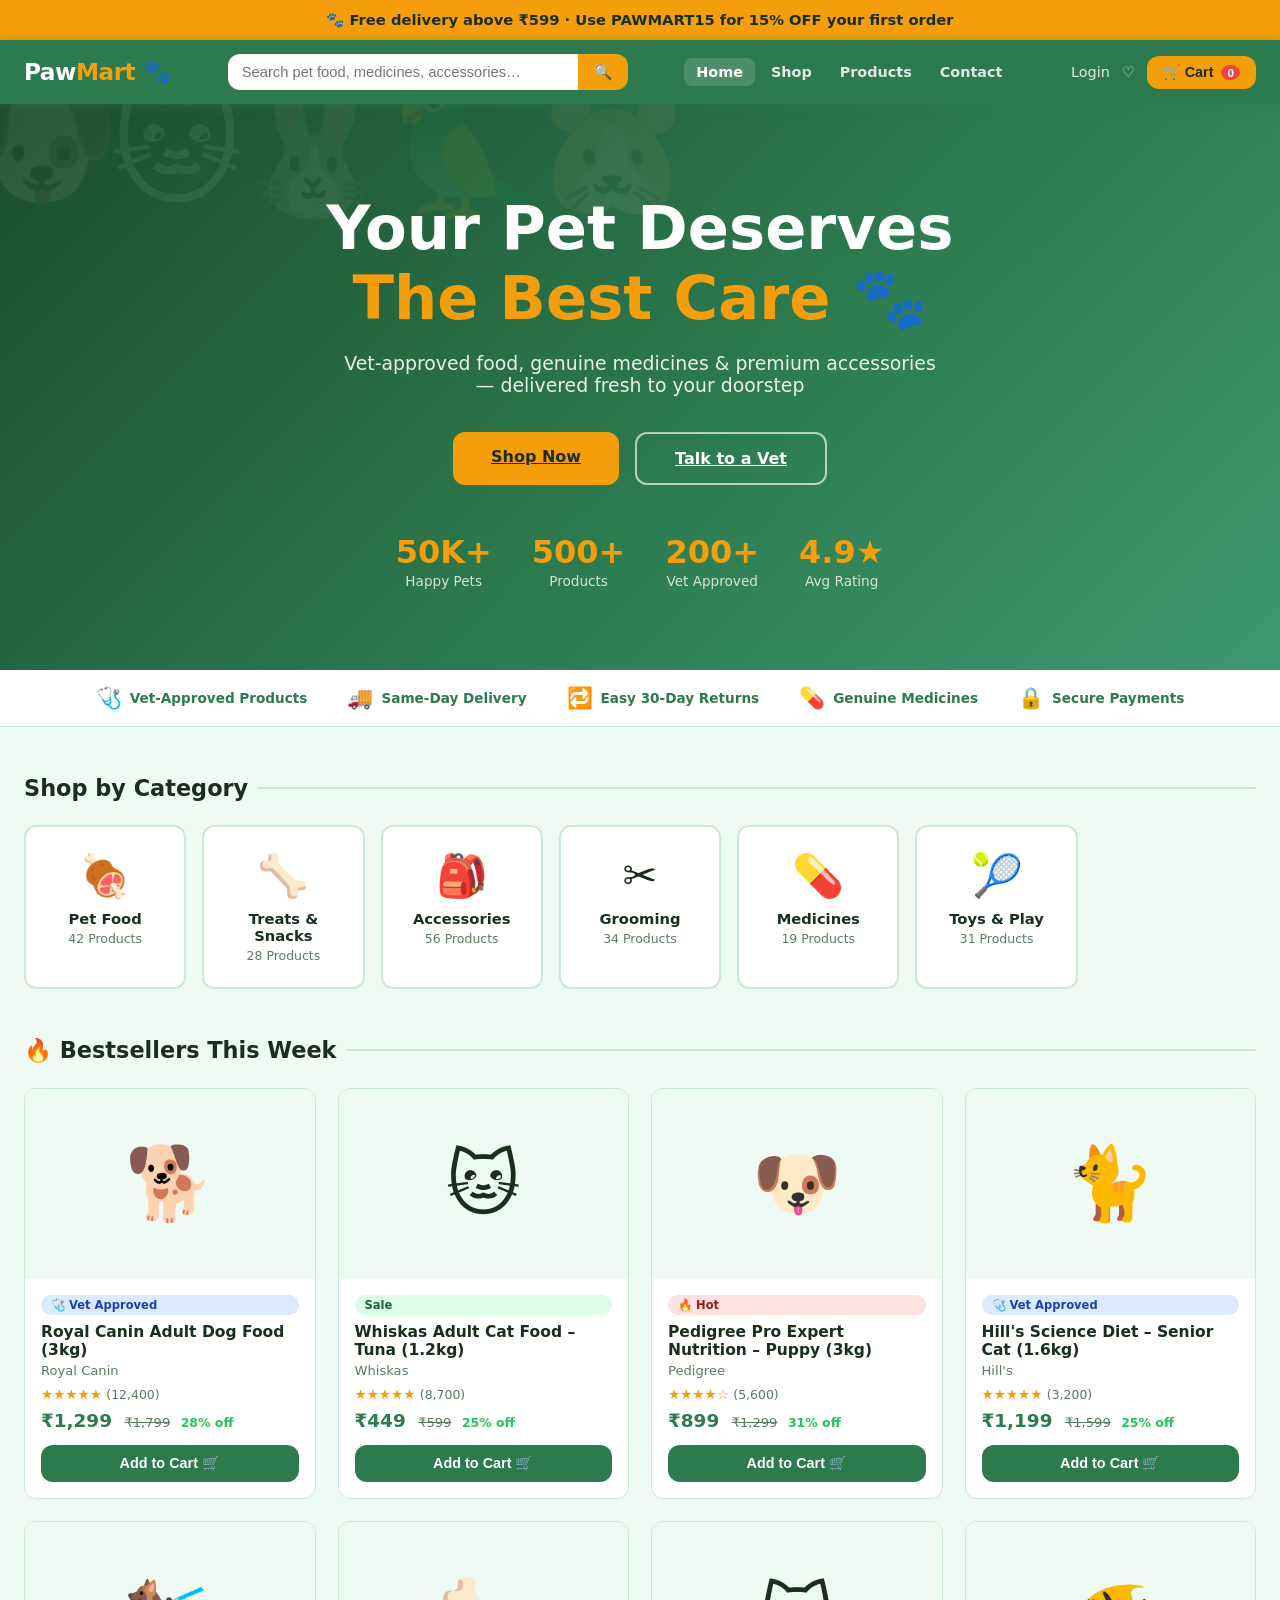
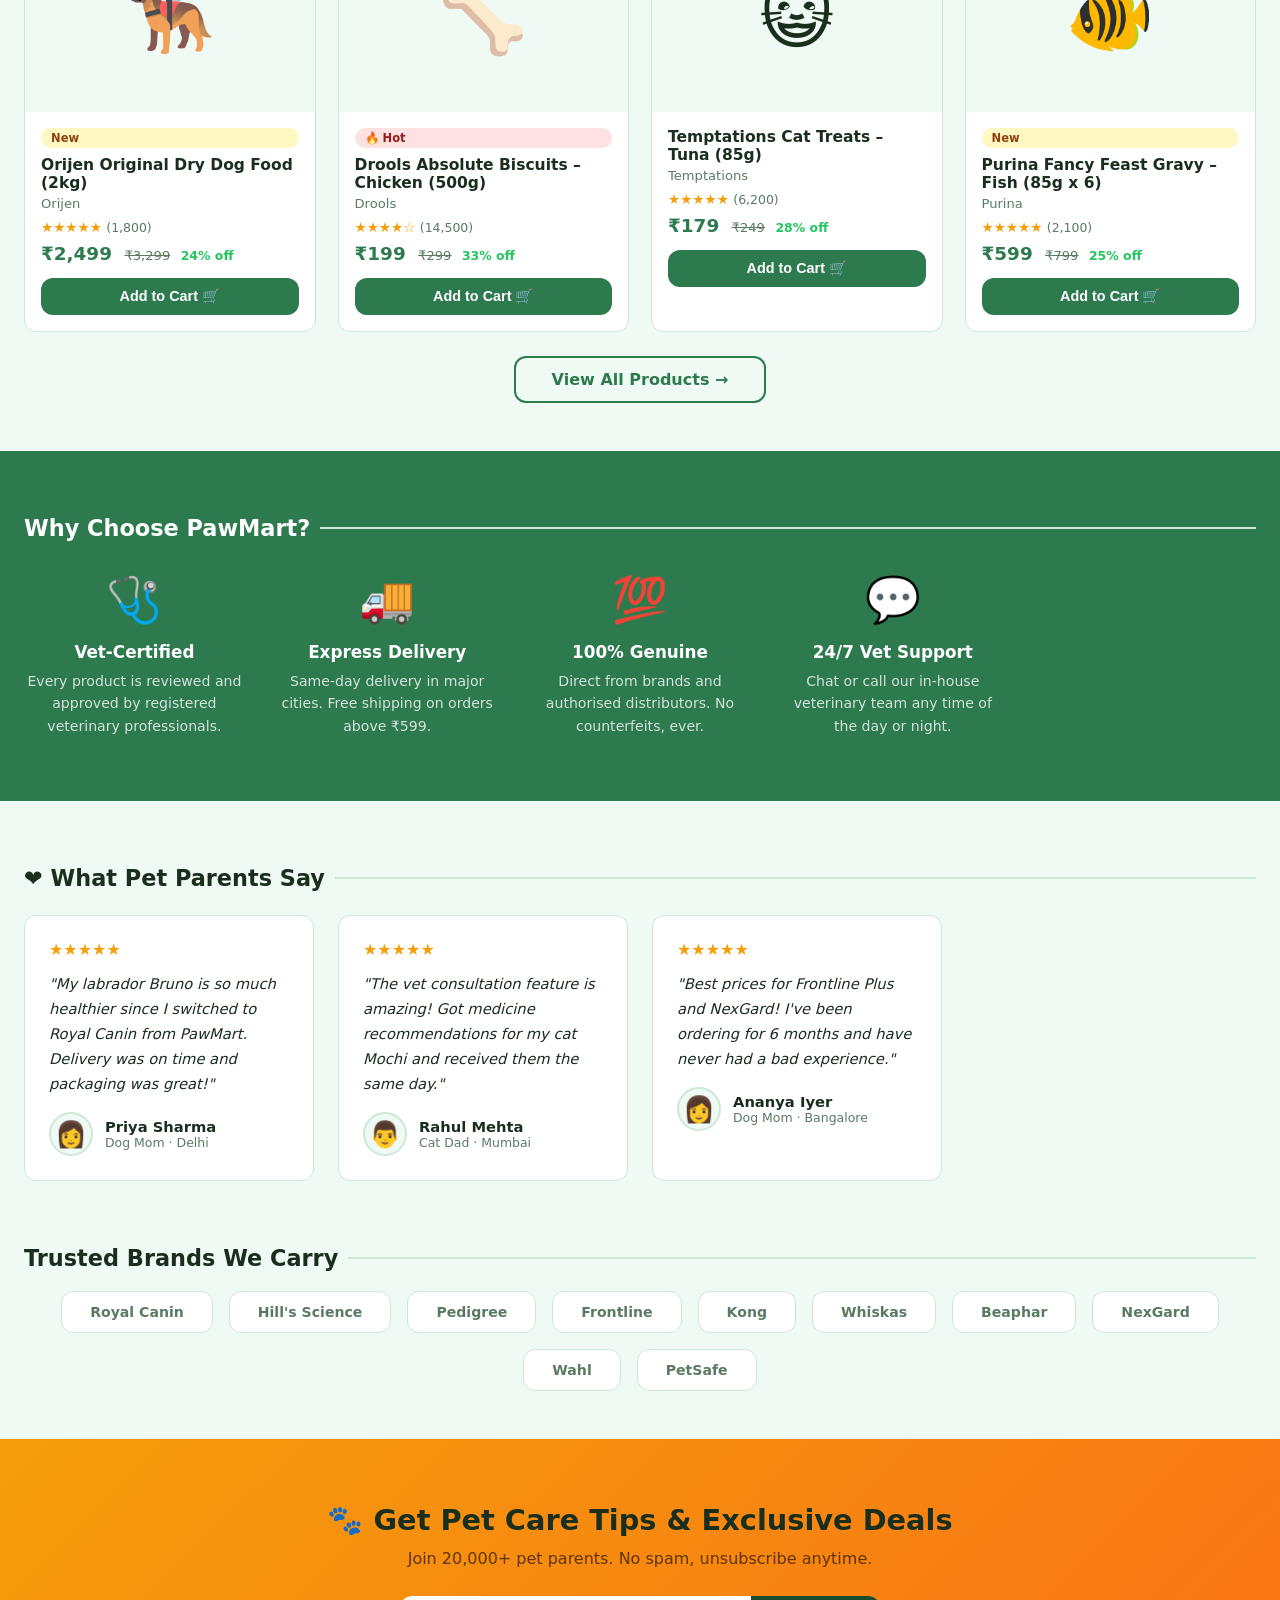
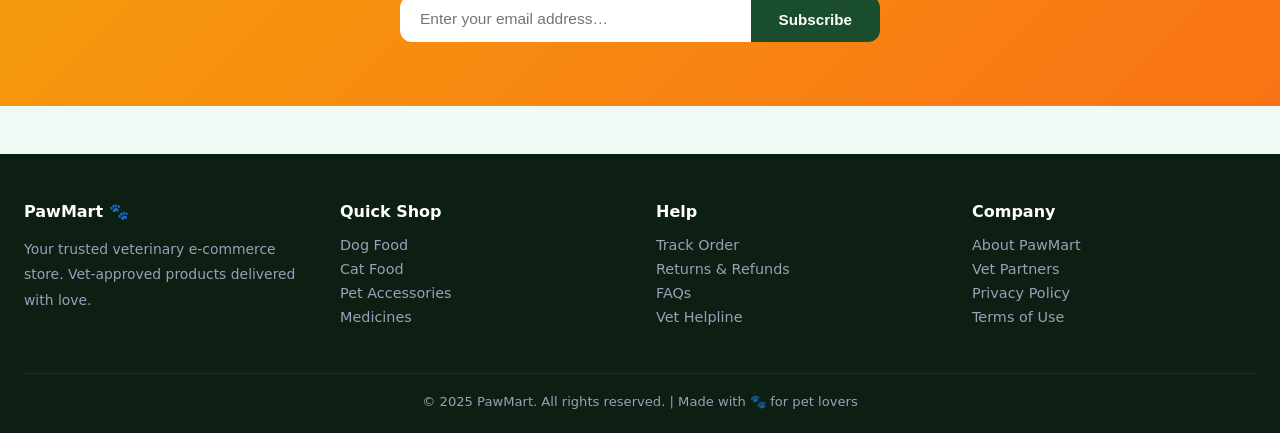
<file: index.html>
<!DOCTYPE html>
<html lang="en">
<head>
  <meta charset="UTF-8" />
  <meta name="viewport" content="width=device-width, initial-scale=1.0"/>
  <title>PawMart – Veterinary Pet Store</title>
  <link rel="stylesheet" href="shared.css" />
  <style>
    /* ── HERO ── */
    .hero {
      background: linear-gradient(135deg, #1a4d2e 0%, #2d7a4f 55%, #3d9970 100%);
      color: #fff;
      padding: 90px 24px 80px;
      text-align: center;
      position: relative;
      overflow: hidden;
    }
    .hero::before {
      content: '🐶🐱🐰🦜🐹';
      font-size: 8rem;
      position: absolute;
      top: -30px; left: -40px;
      opacity: .07;
      letter-spacing: -10px;
    }
    .hero h1 { font-size: clamp(2.2rem, 5vw, 3.8rem); font-weight: 900; margin-bottom: 18px; line-height: 1.15; }
    .hero h1 span { color: var(--accent); }
    .hero p { font-size: 1.18rem; opacity: .9; margin-bottom: 36px; max-width: 600px; margin-left: auto; margin-right: auto; }
    .hero-btns { display: flex; gap: 16px; justify-content: center; flex-wrap: wrap; }
    .btn-hero { padding: 15px 38px; border-radius: var(--radius); font-weight: 700; font-size: 1rem; cursor: pointer; border: none; transition: all .2s; }
    .btn-hero:hover { transform: translateY(-2px); }
    .btn-primary-hero { background: var(--accent); color: var(--text); }
    .btn-outline-hero { background: transparent; color: #fff; border: 2px solid rgba(255,255,255,.65); }
    .hero-stats { display: flex; gap: 40px; justify-content: center; margin-top: 48px; flex-wrap: wrap; }
    .hero-stat { text-align: center; }
    .hero-stat strong { display: block; font-size: 2rem; font-weight: 900; color: var(--accent); }
    .hero-stat span { font-size: 0.85rem; opacity: .8; }

    /* ── TRUST BAR ── */
    .trust-bar {
      background: var(--white);
      border-bottom: 1px solid var(--border);
      display: flex; justify-content: center; gap: 40px;
      padding: 16px 24px; flex-wrap: wrap;
    }
    .trust-item { display: flex; align-items: center; gap: 8px; font-size: 0.85rem; font-weight: 600; color: var(--primary); }
    .trust-icon { font-size: 1.3rem; }

    /* ── CATEGORY CARDS ── */
    .cat-section { max-width: 1280px; margin: 48px auto 0; padding: 0 24px; }
    .cat-grid { display: grid; grid-template-columns: repeat(auto-fill, minmax(160px, 1fr)); gap: 16px; margin-top: 24px; }
    .cat-card {
      background: var(--white);
      border: 2px solid var(--border);
      border-radius: var(--radius);
      padding: 24px 16px;
      text-align: center;
      cursor: pointer;
      transition: all .2s;
      text-decoration: none;
      color: var(--text);
      display: block;
    }
    .cat-card:hover { border-color: var(--primary); background: #f0faf4; transform: translateY(-3px); box-shadow: 0 8px 24px rgba(45,122,79,.12); }
    .cat-card .cat-icon { font-size: 2.6rem; margin-bottom: 10px; display: block; }
    .cat-card .cat-name { font-weight: 700; font-size: 0.92rem; }
    .cat-card .cat-count { font-size: 0.78rem; color: var(--muted); margin-top: 4px; }

    /* ── FEATURED PRODUCTS (strip) ── */
    .products-section { max-width: 1280px; margin: 48px auto 0; padding: 0 24px; }
    .product-grid { display: grid; grid-template-columns: repeat(auto-fill, minmax(240px, 1fr)); gap: 22px; margin-top: 24px; margin-bottom: 12px; }
    .product-card {
      background: var(--white); border-radius: var(--radius);
      border: 1px solid var(--border); transition: transform .2s, box-shadow .2s;
      display: flex; flex-direction: column; overflow: hidden;
    }
    .product-card:hover { transform: translateY(-4px); box-shadow: 0 12px 32px rgba(0,0,0,.1); }
    .product-img { width: 100%; height: 190px; display: flex; align-items: center; justify-content: center; font-size: 4.5rem; background: var(--bg); position: relative; }
    .product-info { padding: 16px; flex: 1; display: flex; flex-direction: column; }
    .product-badge { display: inline-block; font-size: 0.72rem; font-weight: 700; padding: 3px 10px; border-radius: 999px; margin-bottom: 8px; }
    .badge-vet { background: #dbeafe; color: #1e40af; }
    .badge-hot { background: #fee2e2; color: #991b1b; }
    .badge-sale { background: #dcfce7; color: #166534; }
    .badge-new { background: #fef9c3; color: #92400e; }
    .product-name { font-weight: 700; font-size: 0.97rem; margin-bottom: 4px; }
    .product-brand { font-size: 0.82rem; color: var(--muted); margin-bottom: 8px; }
    .stars { color: var(--accent); font-size: 0.85rem; margin-bottom: 8px; }
    .product-price { font-size: 1.15rem; font-weight: 800; color: var(--primary); }
    .product-price del { color: var(--muted); font-size: 0.82rem; font-weight: 400; margin-left: 6px; }
    .discount-tag { color: var(--success); font-size: 0.78rem; font-weight: 700; margin-left: 4px; }
    .add-cart-btn { margin-top: auto; padding: 10px; background: var(--primary); color: #fff; border: none; border-radius: var(--radius); font-weight: 700; cursor: pointer; font-size: 0.9rem; transition: background .2s; margin-top: 14px; }
    .add-cart-btn:hover { background: var(--primary-dark); }
    .add-cart-btn.added { background: var(--success); }
    .view-all-wrap { text-align: center; margin: 24px 0 48px; }
    .btn-view-all { display: inline-block; padding: 12px 36px; border: 2px solid var(--primary); color: var(--primary); border-radius: var(--radius); font-weight: 700; text-decoration: none; transition: all .2s; }
    .btn-view-all:hover { background: var(--primary); color: #fff; }

    /* ── WHY US ── */
    .why-section { background: var(--primary); color: #fff; padding: 64px 24px; }
    .why-inner { max-width: 1280px; margin: 0 auto; }
    .why-grid { display: grid; grid-template-columns: repeat(auto-fill, minmax(220px, 1fr)); gap: 32px; margin-top: 32px; }
    .why-card { text-align: center; }
    .why-card .why-icon { font-size: 2.8rem; margin-bottom: 16px; }
    .why-card h3 { font-size: 1.05rem; font-weight: 800; margin-bottom: 8px; }
    .why-card p { font-size: 0.88rem; opacity: .8; line-height: 1.6; }

    /* ── TESTIMONIALS ── */
    .testi-section { max-width: 1280px; margin: 64px auto; padding: 0 24px; }
    .testi-grid { display: grid; grid-template-columns: repeat(auto-fill, minmax(280px, 1fr)); gap: 24px; margin-top: 24px; }
    .testi-card { background: var(--white); border: 1px solid var(--border); border-radius: var(--radius); padding: 24px; }
    .testi-stars { color: var(--accent); font-size: 1rem; margin-bottom: 12px; }
    .testi-text { font-size: 0.92rem; color: var(--text); line-height: 1.7; margin-bottom: 16px; font-style: italic; }
    .testi-author { display: flex; align-items: center; gap: 12px; }
    .testi-avatar { width: 44px; height: 44px; border-radius: 50%; background: var(--bg); font-size: 1.6rem; display: flex; align-items: center; justify-content: center; border: 2px solid var(--border); }
    .testi-name { font-weight: 700; font-size: 0.92rem; }
    .testi-pet { font-size: 0.78rem; color: var(--muted); }

    /* ── NEWSLETTER ── */
    .newsletter { background: linear-gradient(135deg, #f59e0b, #f97316); padding: 64px 24px; text-align: center; }
    .newsletter h2 { font-size: 1.8rem; font-weight: 900; color: #1a2e1e; margin-bottom: 12px; }
    .newsletter p { color: #3a2000; opacity: .8; margin-bottom: 28px; font-size: 1rem; }
    .newsletter-form { display: flex; max-width: 480px; margin: 0 auto; gap: 0; }
    .newsletter-form input { flex: 1; padding: 14px 20px; border: none; border-radius: var(--radius) 0 0 var(--radius); font-size: 0.97rem; outline: none; }
    .newsletter-form button { padding: 14px 28px; background: #1a4d2e; color: #fff; border: none; border-radius: 0 var(--radius) var(--radius) 0; font-weight: 700; cursor: pointer; font-size: 0.95rem; transition: background .2s; }
    .newsletter-form button:hover { background: var(--primary); }

    /* ── BRANDS ── */
    .brands-section { max-width: 1280px; margin: 48px auto; padding: 0 24px; }
    .brands-strip { display: flex; gap: 16px; flex-wrap: wrap; margin-top: 20px; justify-content: center; }
    .brand-pill { background: var(--white); border: 1px solid var(--border); border-radius: var(--radius); padding: 12px 28px; font-weight: 700; font-size: 0.88rem; color: var(--muted); }

    @media (max-width: 600px) {
      .hero { padding: 60px 16px 50px; }
      .hero-stats { gap: 24px; }
      .trust-bar { gap: 16px; }
      .newsletter-form { flex-direction: column; }
      .newsletter-form input, .newsletter-form button { border-radius: var(--radius); }
    }
  </style>
</head>
<body>

<!-- Promo Strip -->
<div class="promo-strip">🐾 Free delivery above ₹599 · Use <strong>PAWMART15</strong> for 15% OFF your first order</div>

<!-- Navbar -->
<nav>
  <a href="index.html" class="nav-brand">Paw<span>Mart</span> 🐾</a>
  <div class="nav-search">
    <input type="text" id="searchInput" placeholder="Search pet food, medicines, accessories…" />
    <button>🔍</button>
  </div>
  <div class="nav-links">
    <a href="index.html" class="active">Home</a>
    <a href="shop.html">Shop</a>
    <a href="product.html">Products</a>
    <a href="contact.html">Contact</a>
  </div>
  <div class="nav-actions">
    <a href="#">Login</a>
    <a href="#">♡</a>
    <button class="cart-btn" onclick="toggleCart()">🛒 Cart <span id="cart-count">0</span></button>
  </div>
</nav>

<!-- Hero -->
<div class="hero">
  <h1>Your Pet Deserves<br/><span>The Best Care</span> 🐾</h1>
  <p>Vet-approved food, genuine medicines & premium accessories — delivered fresh to your doorstep</p>
  <div class="hero-btns">
    <a href="shop.html" class="btn-hero btn-primary-hero">Shop Now</a>
    <a href="contact.html" class="btn-hero btn-outline-hero">Talk to a Vet</a>
  </div>
  <div class="hero-stats">
    <div class="hero-stat"><strong>50K+</strong><span>Happy Pets</span></div>
    <div class="hero-stat"><strong>500+</strong><span>Products</span></div>
    <div class="hero-stat"><strong>200+</strong><span>Vet Approved</span></div>
    <div class="hero-stat"><strong>4.9★</strong><span>Avg Rating</span></div>
  </div>
</div>

<!-- Trust Bar -->
<div class="trust-bar">
  <div class="trust-item"><span class="trust-icon">🩺</span> Vet-Approved Products</div>
  <div class="trust-item"><span class="trust-icon">🚚</span> Same-Day Delivery</div>
  <div class="trust-item"><span class="trust-icon">🔁</span> Easy 30-Day Returns</div>
  <div class="trust-item"><span class="trust-icon">💊</span> Genuine Medicines</div>
  <div class="trust-item"><span class="trust-icon">🔒</span> Secure Payments</div>
</div>

<!-- Categories -->
<div class="cat-section">
  <h2 class="section-title">Shop by Category</h2>
  <div class="cat-grid">
    <a href="shop.html?cat=food" class="cat-card"><span class="cat-icon">🍖</span><div class="cat-name">Pet Food</div><div class="cat-count">42 Products</div></a>
    <a href="shop.html?cat=treats" class="cat-card"><span class="cat-icon">🦴</span><div class="cat-name">Treats & Snacks</div><div class="cat-count">28 Products</div></a>
    <a href="shop.html?cat=accessories" class="cat-card"><span class="cat-icon">🎒</span><div class="cat-name">Accessories</div><div class="cat-count">56 Products</div></a>
    <a href="shop.html?cat=grooming" class="cat-card"><span class="cat-icon">✂️</span><div class="cat-name">Grooming</div><div class="cat-count">34 Products</div></a>
    <a href="shop.html?cat=medicine" class="cat-card"><span class="cat-icon">💊</span><div class="cat-name">Medicines</div><div class="cat-count">19 Products</div></a>
    <a href="shop.html?cat=toys" class="cat-card"><span class="cat-icon">🎾</span><div class="cat-name">Toys & Play</div><div class="cat-count">31 Products</div></a>
  </div>
</div>

<!-- Featured Products -->
<div class="products-section">
  <h2 class="section-title">🔥 Bestsellers This Week</h2>
  <div class="product-grid" id="product-grid"></div>
  <div class="view-all-wrap"><a href="shop.html" class="btn-view-all">View All Products →</a></div>
</div>

<!-- Why PawMart -->
<div class="why-section">
  <div class="why-inner">
    <h2 class="section-title" style="color:#fff">Why Choose PawMart?</h2>
    <div class="why-grid">
      <div class="why-card"><div class="why-icon">🩺</div><h3>Vet-Certified</h3><p>Every product is reviewed and approved by registered veterinary professionals.</p></div>
      <div class="why-card"><div class="why-icon">🚚</div><h3>Express Delivery</h3><p>Same-day delivery in major cities. Free shipping on orders above ₹599.</p></div>
      <div class="why-card"><div class="why-icon">💯</div><h3>100% Genuine</h3><p>Direct from brands and authorised distributors. No counterfeits, ever.</p></div>
      <div class="why-card"><div class="why-icon">💬</div><h3>24/7 Vet Support</h3><p>Chat or call our in-house veterinary team any time of the day or night.</p></div>
    </div>
  </div>
</div>

<!-- Testimonials -->
<div class="testi-section">
  <h2 class="section-title">❤️ What Pet Parents Say</h2>
  <div class="testi-grid">
    <div class="testi-card">
      <div class="testi-stars">★★★★★</div>
      <p class="testi-text">"My labrador Bruno is so much healthier since I switched to Royal Canin from PawMart. Delivery was on time and packaging was great!"</p>
      <div class="testi-author"><div class="testi-avatar">👩</div><div><div class="testi-name">Priya Sharma</div><div class="testi-pet">Dog Mom · Delhi</div></div></div>
    </div>
    <div class="testi-card">
      <div class="testi-stars">★★★★★</div>
      <p class="testi-text">"The vet consultation feature is amazing! Got medicine recommendations for my cat Mochi and received them the same day."</p>
      <div class="testi-author"><div class="testi-avatar">👨</div><div><div class="testi-name">Rahul Mehta</div><div class="testi-pet">Cat Dad · Mumbai</div></div></div>
    </div>
    <div class="testi-card">
      <div class="testi-stars">★★★★★</div>
      <p class="testi-text">"Best prices for Frontline Plus and NexGard! I've been ordering for 6 months and have never had a bad experience."</p>
      <div class="testi-author"><div class="testi-avatar">👩</div><div><div class="testi-name">Ananya Iyer</div><div class="testi-pet">Dog Mom · Bangalore</div></div></div>
    </div>
  </div>
</div>

<!-- Brands -->
<div class="brands-section">
  <h2 class="section-title">Trusted Brands We Carry</h2>
  <div class="brands-strip">
    <div class="brand-pill">Royal Canin</div>
    <div class="brand-pill">Hill's Science</div>
    <div class="brand-pill">Pedigree</div>
    <div class="brand-pill">Frontline</div>
    <div class="brand-pill">Kong</div>
    <div class="brand-pill">Whiskas</div>
    <div class="brand-pill">Beaphar</div>
    <div class="brand-pill">NexGard</div>
    <div class="brand-pill">Wahl</div>
    <div class="brand-pill">PetSafe</div>
  </div>
</div>

<!-- Newsletter -->
<div class="newsletter">
  <h2>🐾 Get Pet Care Tips & Exclusive Deals</h2>
  <p>Join 20,000+ pet parents. No spam, unsubscribe anytime.</p>
  <div class="newsletter-form">
    <input type="email" placeholder="Enter your email address…" />
    <button>Subscribe</button>
  </div>
</div>

<!-- Footer -->
<footer>
  <div class="footer-grid">
    <div class="footer-col">
      <h4>PawMart 🐾</h4>
      <p style="font-size:.87rem;line-height:1.8;color:#94a3b8">Your trusted veterinary e-commerce store. Vet-approved products delivered with love.</p>
    </div>
    <div class="footer-col">
      <h4>Quick Shop</h4>
      <a href="shop.html?cat=food">Dog Food</a>
      <a href="shop.html?cat=food">Cat Food</a>
      <a href="shop.html?cat=accessories">Pet Accessories</a>
      <a href="shop.html?cat=medicine">Medicines</a>
    </div>
    <div class="footer-col">
      <h4>Help</h4>
      <a href="#">Track Order</a>
      <a href="#">Returns & Refunds</a>
      <a href="contact.html">FAQs</a>
      <a href="contact.html">Vet Helpline</a>
    </div>
    <div class="footer-col">
      <h4>Company</h4>
      <a href="#">About PawMart</a>
      <a href="#">Vet Partners</a>
      <a href="#">Privacy Policy</a>
      <a href="#">Terms of Use</a>
    </div>
  </div>
  <div class="footer-bottom">© 2025 PawMart. All rights reserved. | Made with 🐾 for pet lovers</div>
</footer>

<!-- Cart Sidebar -->
<div class="cart-overlay" id="cart-overlay" onclick="toggleCart()"></div>
<div class="cart-panel" id="cart-panel">
  <div class="cart-header">
    <h2>🛒 Your Cart</h2>
    <button class="close-cart" onclick="toggleCart()">✕</button>
  </div>
  <div class="cart-items" id="cart-items">
    <div class="cart-empty"><div>🐾</div>Your cart is empty</div>
  </div>
  <div class="cart-summary" id="cart-summary" style="display:none">
    <div class="summary-row"><span>Subtotal</span><span id="subtotal">₹0</span></div>
    <div class="summary-row"><span>Shipping</span><span id="shipping">FREE</span></div>
    <div class="summary-row"><span>Discount (5%)</span><span id="discount" style="color:var(--success)">-₹0</span></div>
    <div class="summary-row total"><span>Total</span><span id="total">₹0</span></div>
    <button class="checkout-btn" onclick="checkout()">Proceed to Checkout →</button>
  </div>
</div>
<div class="toast" id="toast"></div>

<script src="shared.js"></script>
<script>
  // Show only 8 featured/bestseller products on homepage
  const featured = products.filter(p => ['hot','vet'].includes((p.badge||'').toLowerCase()) || p.rating === 5).slice(0, 8);
  renderProducts(featured, 'product-grid');
</script>
</body>
</html>
</file>
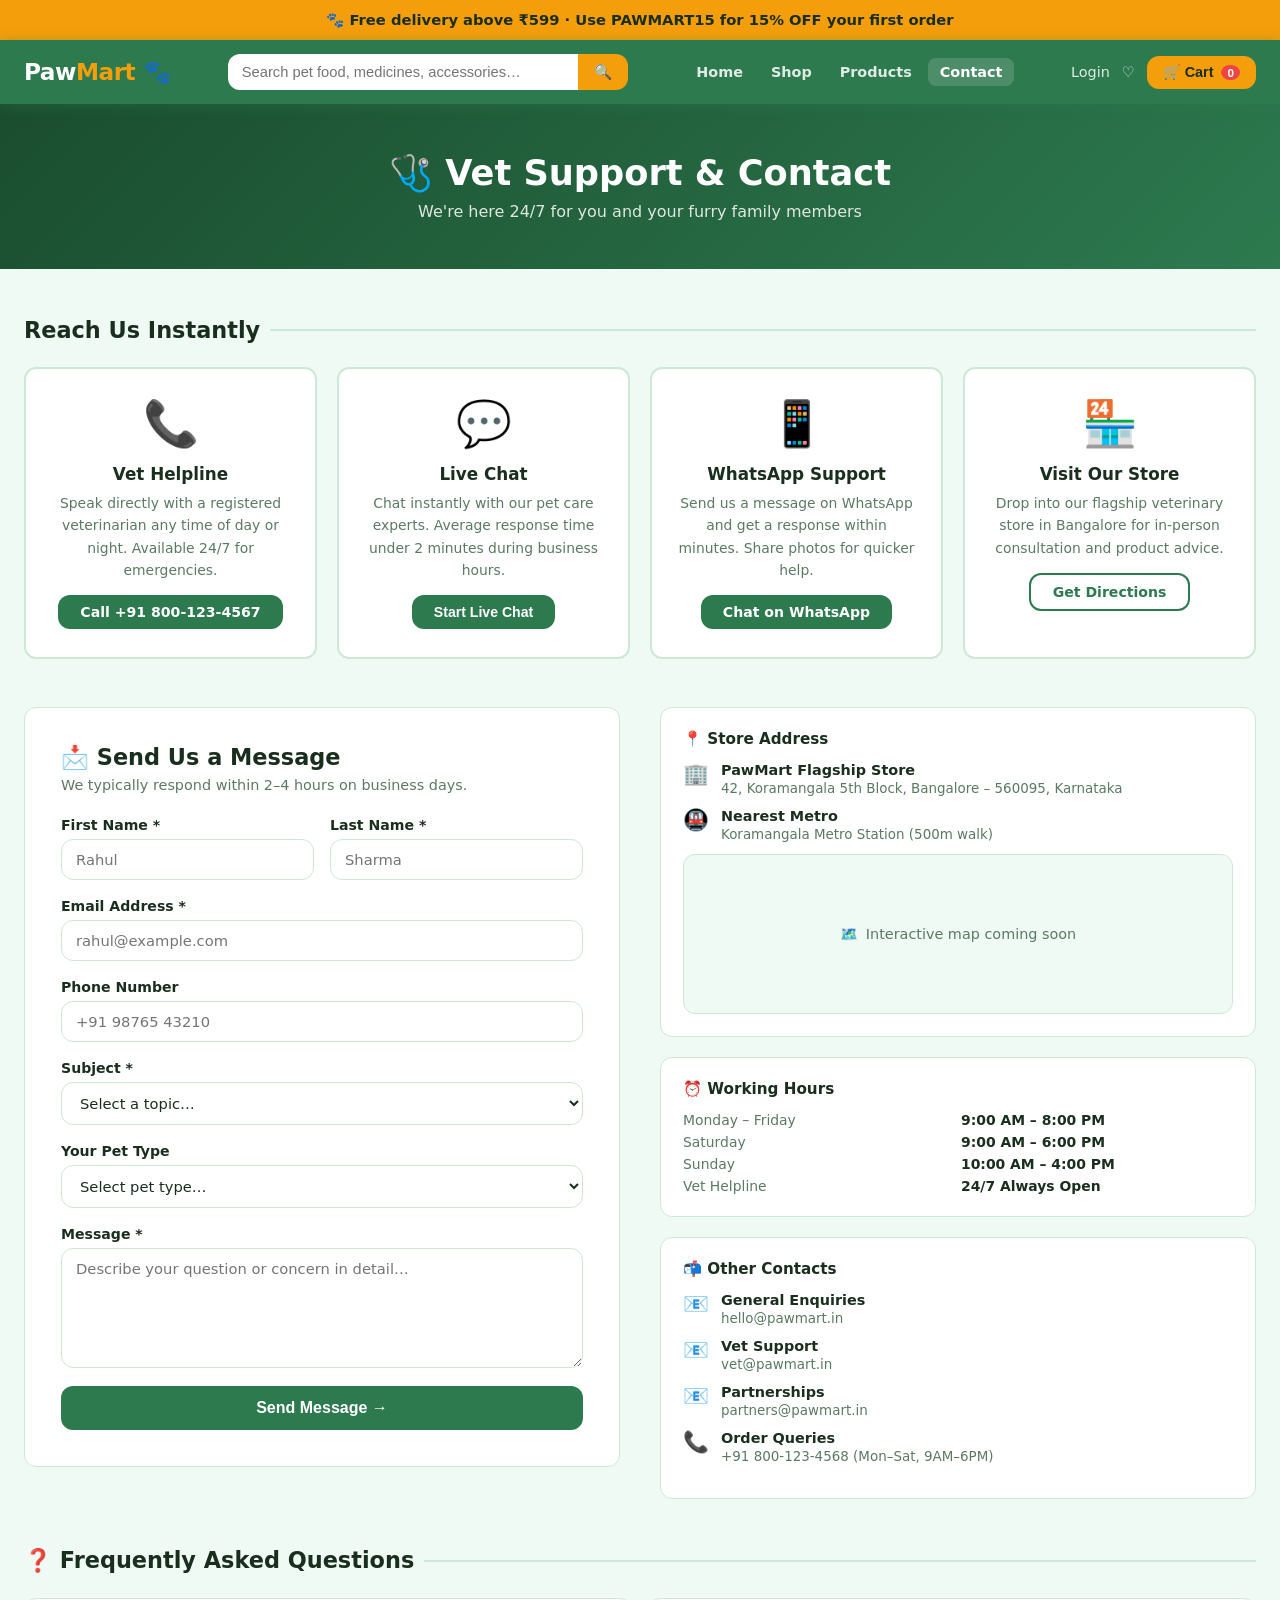
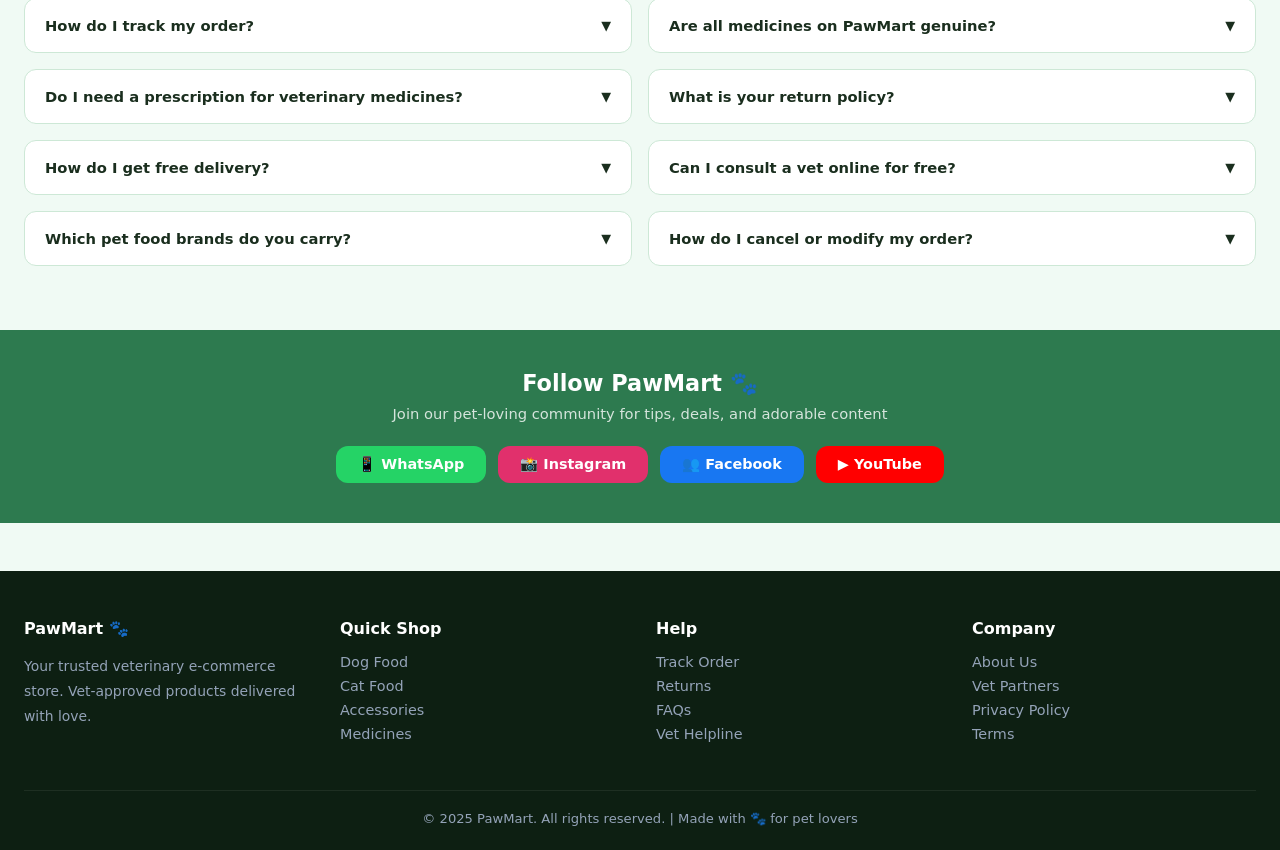
<file: contact.html>
<!DOCTYPE html>
<html lang="en">
<head>
  <meta charset="UTF-8" />
  <meta name="viewport" content="width=device-width, initial-scale=1.0"/>
  <title>Contact & Vet Support – PawMart</title>
  <link rel="stylesheet" href="shared.css" />
  <style>
    .page-header {
      background: linear-gradient(135deg, #1a4d2e, #2d7a4f);
      color: #fff; padding: 48px 24px; text-align: center;
    }
    .page-header h1 { font-size: 2.2rem; font-weight: 900; margin-bottom: 8px; }
    .page-header p { opacity: .85; }

    /* ── VET HELPLINE CARDS ── */
    .helpline-section { max-width: 1280px; margin: 48px auto 0; padding: 0 24px; }
    .helpline-grid { display: grid; grid-template-columns: repeat(auto-fill, minmax(260px, 1fr)); gap: 20px; margin-top: 24px; }
    .helpline-card {
      background: var(--white); border: 2px solid var(--border); border-radius: var(--radius);
      padding: 28px 24px; text-align: center; transition: all .2s;
    }
    .helpline-card:hover { border-color: var(--primary); box-shadow: 0 8px 24px rgba(45,122,79,.1); transform: translateY(-3px); }
    .helpline-icon { font-size: 2.8rem; margin-bottom: 14px; }
    .helpline-card h3 { font-size: 1.05rem; font-weight: 800; margin-bottom: 8px; }
    .helpline-card p { font-size: 0.87rem; color: var(--muted); line-height: 1.6; margin-bottom: 14px; }
    .helpline-action {
      display: inline-block; padding: 9px 22px; background: var(--primary); color: #fff;
      border-radius: var(--radius); font-weight: 700; font-size: 0.88rem; text-decoration: none;
      transition: background .2s; border: none; cursor: pointer;
    }
    .helpline-action:hover { background: var(--primary-dark); }
    .helpline-action.outline { background: transparent; color: var(--primary); border: 2px solid var(--primary); }
    .helpline-action.outline:hover { background: var(--primary); color: #fff; }

    /* ── CONTACT LAYOUT ── */
    .contact-section { max-width: 1280px; margin: 48px auto; padding: 0 24px; display: grid; grid-template-columns: 1fr 1fr; gap: 40px; align-items: start; }

    /* FORM */
    .contact-form-box { background: var(--white); border: 1px solid var(--border); border-radius: var(--radius); padding: 36px; }
    .contact-form-box h2 { font-size: 1.4rem; font-weight: 900; margin-bottom: 6px; }
    .contact-form-box > p { color: var(--muted); font-size: 0.9rem; margin-bottom: 24px; }
    .form-row { display: grid; grid-template-columns: 1fr 1fr; gap: 16px; }
    .form-group { display: flex; flex-direction: column; gap: 6px; margin-bottom: 18px; }
    .form-group label { font-size: 0.88rem; font-weight: 700; color: var(--text); }
    .form-group input,
    .form-group select,
    .form-group textarea {
      padding: 11px 14px;
      border: 1px solid var(--border);
      border-radius: var(--radius);
      font-size: 0.92rem;
      color: var(--text);
      background: var(--white);
      outline: none;
      transition: border-color .2s;
      font-family: inherit;
    }
    .form-group input:focus,
    .form-group select:focus,
    .form-group textarea:focus { border-color: var(--primary); }
    .form-group textarea { resize: vertical; min-height: 120px; }
    .form-submit { width: 100%; padding: 13px; background: var(--primary); color: #fff; border: none; border-radius: var(--radius); font-weight: 800; font-size: 1rem; cursor: pointer; transition: background .2s; }
    .form-submit:hover { background: var(--primary-dark); }
    .form-success { display: none; text-align: center; padding: 24px; }
    .form-success .success-icon { font-size: 3rem; margin-bottom: 12px; }
    .form-success h3 { font-size: 1.2rem; font-weight: 800; color: var(--primary); margin-bottom: 8px; }
    .form-success p { color: var(--muted); font-size: 0.9rem; }

    /* INFO PANEL */
    .contact-info { display: flex; flex-direction: column; gap: 20px; }
    .info-card { background: var(--white); border: 1px solid var(--border); border-radius: var(--radius); padding: 22px; }
    .info-card h3 { font-size: 0.95rem; font-weight: 800; margin-bottom: 14px; display: flex; align-items: center; gap: 8px; }
    .info-row { display: flex; gap: 12px; align-items: flex-start; margin-bottom: 12px; font-size: 0.9rem; }
    .info-row .iicon { font-size: 1.3rem; flex-shrink: 0; }
    .info-row div strong { display: block; font-weight: 700; margin-bottom: 2px; }
    .info-row div span { color: var(--muted); font-size: 0.84rem; }
    .hours-grid { display: grid; grid-template-columns: 1fr 1fr; gap: 6px; font-size: 0.87rem; }
    .hours-grid .day { color: var(--muted); }
    .hours-grid .time { font-weight: 600; }
    .map-placeholder {
      width: 100%; height: 160px; background: var(--bg);
      border-radius: var(--radius); border: 1px solid var(--border);
      display: flex; align-items: center; justify-content: center;
      font-size: 0.9rem; color: var(--muted); gap: 8px; margin-top: 8px;
    }

    /* ── FAQ ACCORDION ── */
    .faq-section { max-width: 1280px; margin: 0 auto 64px; padding: 0 24px; }
    .faq-grid { display: grid; grid-template-columns: 1fr 1fr; gap: 16px; margin-top: 24px; }
    .faq-item { background: var(--white); border: 1px solid var(--border); border-radius: var(--radius); overflow: hidden; }
    .faq-q {
      padding: 18px 20px; font-weight: 700; font-size: 0.92rem;
      cursor: pointer; display: flex; justify-content: space-between; align-items: center;
      transition: background .2s; user-select: none;
    }
    .faq-q:hover { background: var(--bg); }
    .faq-q.open { color: var(--primary); }
    .faq-q .arrow { font-size: 0.8rem; transition: transform .2s; }
    .faq-q.open .arrow { transform: rotate(180deg); }
    .faq-a { display: none; padding: 0 20px 18px; font-size: 0.88rem; color: var(--muted); line-height: 1.7; }
    .faq-a.open { display: block; }

    /* ── SOCIAL STRIP ── */
    .social-strip { background: var(--primary); padding: 40px 24px; text-align: center; }
    .social-strip h2 { color: #fff; font-size: 1.4rem; font-weight: 800; margin-bottom: 8px; }
    .social-strip p { color: rgba(255,255,255,.8); margin-bottom: 24px; font-size: 0.92rem; }
    .social-btns { display: flex; gap: 12px; justify-content: center; flex-wrap: wrap; }
    .social-btn {
      padding: 10px 22px; border-radius: var(--radius); font-weight: 700;
      font-size: 0.9rem; text-decoration: none; transition: opacity .2s;
    }
    .social-btn:hover { opacity: .85; }
    .btn-wa { background: #25D366; color: #fff; }
    .btn-ig { background: #E1306C; color: #fff; }
    .btn-fb { background: #1877F2; color: #fff; }
    .btn-yt { background: #FF0000; color: #fff; }

    @media (max-width: 768px) {
      .contact-section { grid-template-columns: 1fr; }
      .form-row { grid-template-columns: 1fr; }
      .faq-grid { grid-template-columns: 1fr; }
    }
  </style>
</head>
<body>

<div class="promo-strip">🐾 Free delivery above ₹599 · Use <strong>PAWMART15</strong> for 15% OFF your first order</div>

<nav>
  <a href="index.html" class="nav-brand">Paw<span>Mart</span> 🐾</a>
  <div class="nav-search">
    <input type="text" placeholder="Search pet food, medicines, accessories…" />
    <button>🔍</button>
  </div>
  <div class="nav-links">
    <a href="index.html">Home</a>
    <a href="shop.html">Shop</a>
    <a href="product.html">Products</a>
    <a href="contact.html" class="active">Contact</a>
  </div>
  <div class="nav-actions">
    <a href="#">Login</a>
    <a href="#">♡</a>
    <button class="cart-btn" onclick="toggleCart()">🛒 Cart <span id="cart-count">0</span></button>
  </div>
</nav>

<div class="page-header">
  <h1>🩺 Vet Support & Contact</h1>
  <p>We're here 24/7 for you and your furry family members</p>
</div>

<!-- Vet Helpline Cards -->
<div class="helpline-section">
  <h2 class="section-title">Reach Us Instantly</h2>
  <div class="helpline-grid">
    <div class="helpline-card">
      <div class="helpline-icon">📞</div>
      <h3>Vet Helpline</h3>
      <p>Speak directly with a registered veterinarian any time of day or night. Available 24/7 for emergencies.</p>
      <a href="tel:+918001234567" class="helpline-action">Call +91 800-123-4567</a>
    </div>
    <div class="helpline-card">
      <div class="helpline-icon">💬</div>
      <h3>Live Chat</h3>
      <p>Chat instantly with our pet care experts. Average response time under 2 minutes during business hours.</p>
      <button class="helpline-action" onclick="showToast('💬 Live chat coming soon!')">Start Live Chat</button>
    </div>
    <div class="helpline-card">
      <div class="helpline-icon">📱</div>
      <h3>WhatsApp Support</h3>
      <p>Send us a message on WhatsApp and get a response within minutes. Share photos for quicker help.</p>
      <a href="https://wa.me/918001234567" class="helpline-action">Chat on WhatsApp</a>
    </div>
    <div class="helpline-card">
      <div class="helpline-icon">🏪</div>
      <h3>Visit Our Store</h3>
      <p>Drop into our flagship veterinary store in Bangalore for in-person consultation and product advice.</p>
      <a href="#map" class="helpline-action outline">Get Directions</a>
    </div>
  </div>
</div>

<!-- Contact Form + Info -->
<div class="contact-section">
  <div class="contact-form-box">
    <h2>📩 Send Us a Message</h2>
    <p>We typically respond within 2–4 hours on business days.</p>

    <div id="contact-form">
      <div class="form-row">
        <div class="form-group">
          <label>First Name *</label>
          <input type="text" placeholder="Rahul" />
        </div>
        <div class="form-group">
          <label>Last Name *</label>
          <input type="text" placeholder="Sharma" />
        </div>
      </div>
      <div class="form-group">
        <label>Email Address *</label>
        <input type="email" placeholder="rahul@example.com" />
      </div>
      <div class="form-group">
        <label>Phone Number</label>
        <input type="tel" placeholder="+91 98765 43210" />
      </div>
      <div class="form-group">
        <label>Subject *</label>
        <select>
          <option value="">Select a topic…</option>
          <option>Order Tracking & Delivery</option>
          <option>Product / Vet Advice</option>
          <option>Returns & Refunds</option>
          <option>Medicine Prescription Query</option>
          <option>Account & Payments</option>
          <option>Wholesale / Partnership</option>
          <option>Other</option>
        </select>
      </div>
      <div class="form-group">
        <label>Your Pet Type</label>
        <select>
          <option value="">Select pet type…</option>
          <option>🐶 Dog</option>
          <option>🐱 Cat</option>
          <option>🐰 Rabbit</option>
          <option>🦜 Bird</option>
          <option>🐹 Small Pet</option>
          <option>Other</option>
        </select>
      </div>
      <div class="form-group">
        <label>Message *</label>
        <textarea placeholder="Describe your question or concern in detail…"></textarea>
      </div>
      <button class="form-submit" onclick="submitForm()">Send Message →</button>
    </div>

    <div class="form-success" id="form-success">
      <div class="success-icon">✅</div>
      <h3>Message Sent!</h3>
      <p>Thank you for reaching out. Our team will respond within 2–4 hours. We'll also send you a confirmation email shortly.</p>
    </div>
  </div>

  <div class="contact-info">
    <div class="info-card">
      <h3>📍 Store Address</h3>
      <div class="info-row"><span class="iicon">🏢</span><div><strong>PawMart Flagship Store</strong><span>42, Koramangala 5th Block, Bangalore – 560095, Karnataka</span></div></div>
      <div class="info-row"><span class="iicon">🚇</span><div><strong>Nearest Metro</strong><span>Koramangala Metro Station (500m walk)</span></div></div>
      <div id="map" class="map-placeholder"><span>🗺️</span> Interactive map coming soon</div>
    </div>

    <div class="info-card">
      <h3>⏰ Working Hours</h3>
      <div class="hours-grid">
        <span class="day">Monday – Friday</span><span class="time">9:00 AM – 8:00 PM</span>
        <span class="day">Saturday</span><span class="time">9:00 AM – 6:00 PM</span>
        <span class="day">Sunday</span><span class="time">10:00 AM – 4:00 PM</span>
        <span class="day">Vet Helpline</span><span class="time">24/7 Always Open</span>
      </div>
    </div>

    <div class="info-card">
      <h3>📬 Other Contacts</h3>
      <div class="info-row"><span class="iicon">📧</span><div><strong>General Enquiries</strong><span>hello@pawmart.in</span></div></div>
      <div class="info-row"><span class="iicon">📧</span><div><strong>Vet Support</strong><span>vet@pawmart.in</span></div></div>
      <div class="info-row"><span class="iicon">📧</span><div><strong>Partnerships</strong><span>partners@pawmart.in</span></div></div>
      <div class="info-row"><span class="iicon">📞</span><div><strong>Order Queries</strong><span>+91 800-123-4568 (Mon–Sat, 9AM–6PM)</span></div></div>
    </div>
  </div>
</div>

<!-- FAQ Accordion -->
<div class="faq-section">
  <h2 class="section-title">❓ Frequently Asked Questions</h2>
  <div class="faq-grid">
    <div class="faq-item">
      <div class="faq-q" onclick="toggleFaq(this)"><span>How do I track my order?</span><span class="arrow">▼</span></div>
      <div class="faq-a">Once your order is dispatched, you'll receive a tracking link via SMS and email. You can also log into your account and visit "My Orders" to get real-time tracking updates.</div>
    </div>
    <div class="faq-item">
      <div class="faq-q" onclick="toggleFaq(this)"><span>Are all medicines on PawMart genuine?</span><span class="arrow">▼</span></div>
      <div class="faq-a">Yes, 100%. All medicines are sourced directly from authorised distributors and manufacturers. We are registered with the Drug Controller General of India (DCGI) and follow all regulatory guidelines.</div>
    </div>
    <div class="faq-item">
      <div class="faq-q" onclick="toggleFaq(this)"><span>Do I need a prescription for veterinary medicines?</span><span class="arrow">▼</span></div>
      <div class="faq-a">Certain schedule H medicines require a valid prescription from a registered veterinarian. You'll be prompted to upload a prescription during checkout if required. Our in-house vets can also issue prescriptions via teleconsultation.</div>
    </div>
    <div class="faq-item">
      <div class="faq-q" onclick="toggleFaq(this)"><span>What is your return policy?</span><span class="arrow">▼</span></div>
      <div class="faq-a">We offer hassle-free 30-day returns on most products. Medicines and opened food items may be subject to restrictions. Simply raise a return request via your account or contact our support team.</div>
    </div>
    <div class="faq-item">
      <div class="faq-q" onclick="toggleFaq(this)"><span>How do I get free delivery?</span><span class="arrow">▼</span></div>
      <div class="faq-a">Free delivery is automatically applied on all orders above ₹599. We deliver to 500+ cities across India. Express same-day delivery is available in Bangalore, Mumbai, Delhi, Chennai, and Hyderabad.</div>
    </div>
    <div class="faq-item">
      <div class="faq-q" onclick="toggleFaq(this)"><span>Can I consult a vet online for free?</span><span class="arrow">▼</span></div>
      <div class="faq-a">Yes! Our first online vet consultation is free for all registered users. Subsequent consultations are available at ₹199 per session. Call our helpline at +91 800-123-4567 or use the Live Chat feature on our website.</div>
    </div>
    <div class="faq-item">
      <div class="faq-q" onclick="toggleFaq(this)"><span>Which pet food brands do you carry?</span><span class="arrow">▼</span></div>
      <div class="faq-a">We stock over 30 leading brands including Royal Canin, Hill's Science Diet, Pedigree, Purina, Whiskas, Orijen, Drools, Me-O, Himalaya Pet, and many more. New brands are added regularly.</div>
    </div>
    <div class="faq-item">
      <div class="faq-q" onclick="toggleFaq(this)"><span>How do I cancel or modify my order?</span><span class="arrow">▼</span></div>
      <div class="faq-a">Orders can be cancelled or modified within 30 minutes of placing them. After that, if the order is already dispatched, you can raise a return request once it's delivered. Contact our support team immediately for urgent requests.</div>
    </div>
  </div>
</div>

<!-- Social Strip -->
<div class="social-strip">
  <h2>Follow PawMart 🐾</h2>
  <p>Join our pet-loving community for tips, deals, and adorable content</p>
  <div class="social-btns">
    <a href="#" class="social-btn btn-wa">📱 WhatsApp</a>
    <a href="#" class="social-btn btn-ig">📸 Instagram</a>
    <a href="#" class="social-btn btn-fb">👥 Facebook</a>
    <a href="#" class="social-btn btn-yt">▶️ YouTube</a>
  </div>
</div>

<!-- Footer -->
<footer>
  <div class="footer-grid">
    <div class="footer-col">
      <h4>PawMart 🐾</h4>
      <p style="font-size:.87rem;line-height:1.8;color:#94a3b8">Your trusted veterinary e-commerce store. Vet-approved products delivered with love.</p>
    </div>
    <div class="footer-col">
      <h4>Quick Shop</h4>
      <a href="shop.html?cat=food">Dog Food</a>
      <a href="shop.html?cat=food">Cat Food</a>
      <a href="shop.html?cat=accessories">Accessories</a>
      <a href="shop.html?cat=medicine">Medicines</a>
    </div>
    <div class="footer-col">
      <h4>Help</h4>
      <a href="#">Track Order</a>
      <a href="#">Returns</a>
      <a href="contact.html">FAQs</a>
      <a href="contact.html">Vet Helpline</a>
    </div>
    <div class="footer-col">
      <h4>Company</h4>
      <a href="#">About Us</a>
      <a href="#">Vet Partners</a>
      <a href="#">Privacy Policy</a>
      <a href="#">Terms</a>
    </div>
  </div>
  <div class="footer-bottom">© 2025 PawMart. All rights reserved. | Made with 🐾 for pet lovers</div>
</footer>

<div class="cart-overlay" id="cart-overlay" onclick="toggleCart()"></div>
<div class="cart-panel" id="cart-panel">
  <div class="cart-header">
    <h2>🛒 Your Cart</h2>
    <button class="close-cart" onclick="toggleCart()">✕</button>
  </div>
  <div class="cart-items" id="cart-items">
    <div class="cart-empty"><div>🐾</div>Your cart is empty</div>
  </div>
  <div class="cart-summary" id="cart-summary" style="display:none">
    <div class="summary-row"><span>Subtotal</span><span id="subtotal">₹0</span></div>
    <div class="summary-row"><span>Shipping</span><span id="shipping">FREE</span></div>
    <div class="summary-row"><span>Discount (5%)</span><span id="discount" style="color:var(--success)">-₹0</span></div>
    <div class="summary-row total"><span>Total</span><span id="total">₹0</span></div>
    <button class="checkout-btn" onclick="checkout()">Proceed to Checkout →</button>
  </div>
</div>
<div class="toast" id="toast"></div>

<script src="shared.js"></script>
<script>
  function submitForm() {
    document.getElementById('contact-form').style.display = 'none';
    document.getElementById('form-success').style.display = 'block';
    showToast('✅ Message sent! We\'ll reply within 2–4 hours.');
  }

  function toggleFaq(el) {
    const answer = el.nextElementSibling;
    const isOpen = el.classList.contains('open');
    // Close all
    document.querySelectorAll('.faq-q').forEach(q => q.classList.remove('open'));
    document.querySelectorAll('.faq-a').forEach(a => a.classList.remove('open'));
    // Open clicked if it was closed
    if (!isOpen) { el.classList.add('open'); answer.classList.add('open'); }
  }
</script>
</body>
</html>
</file>
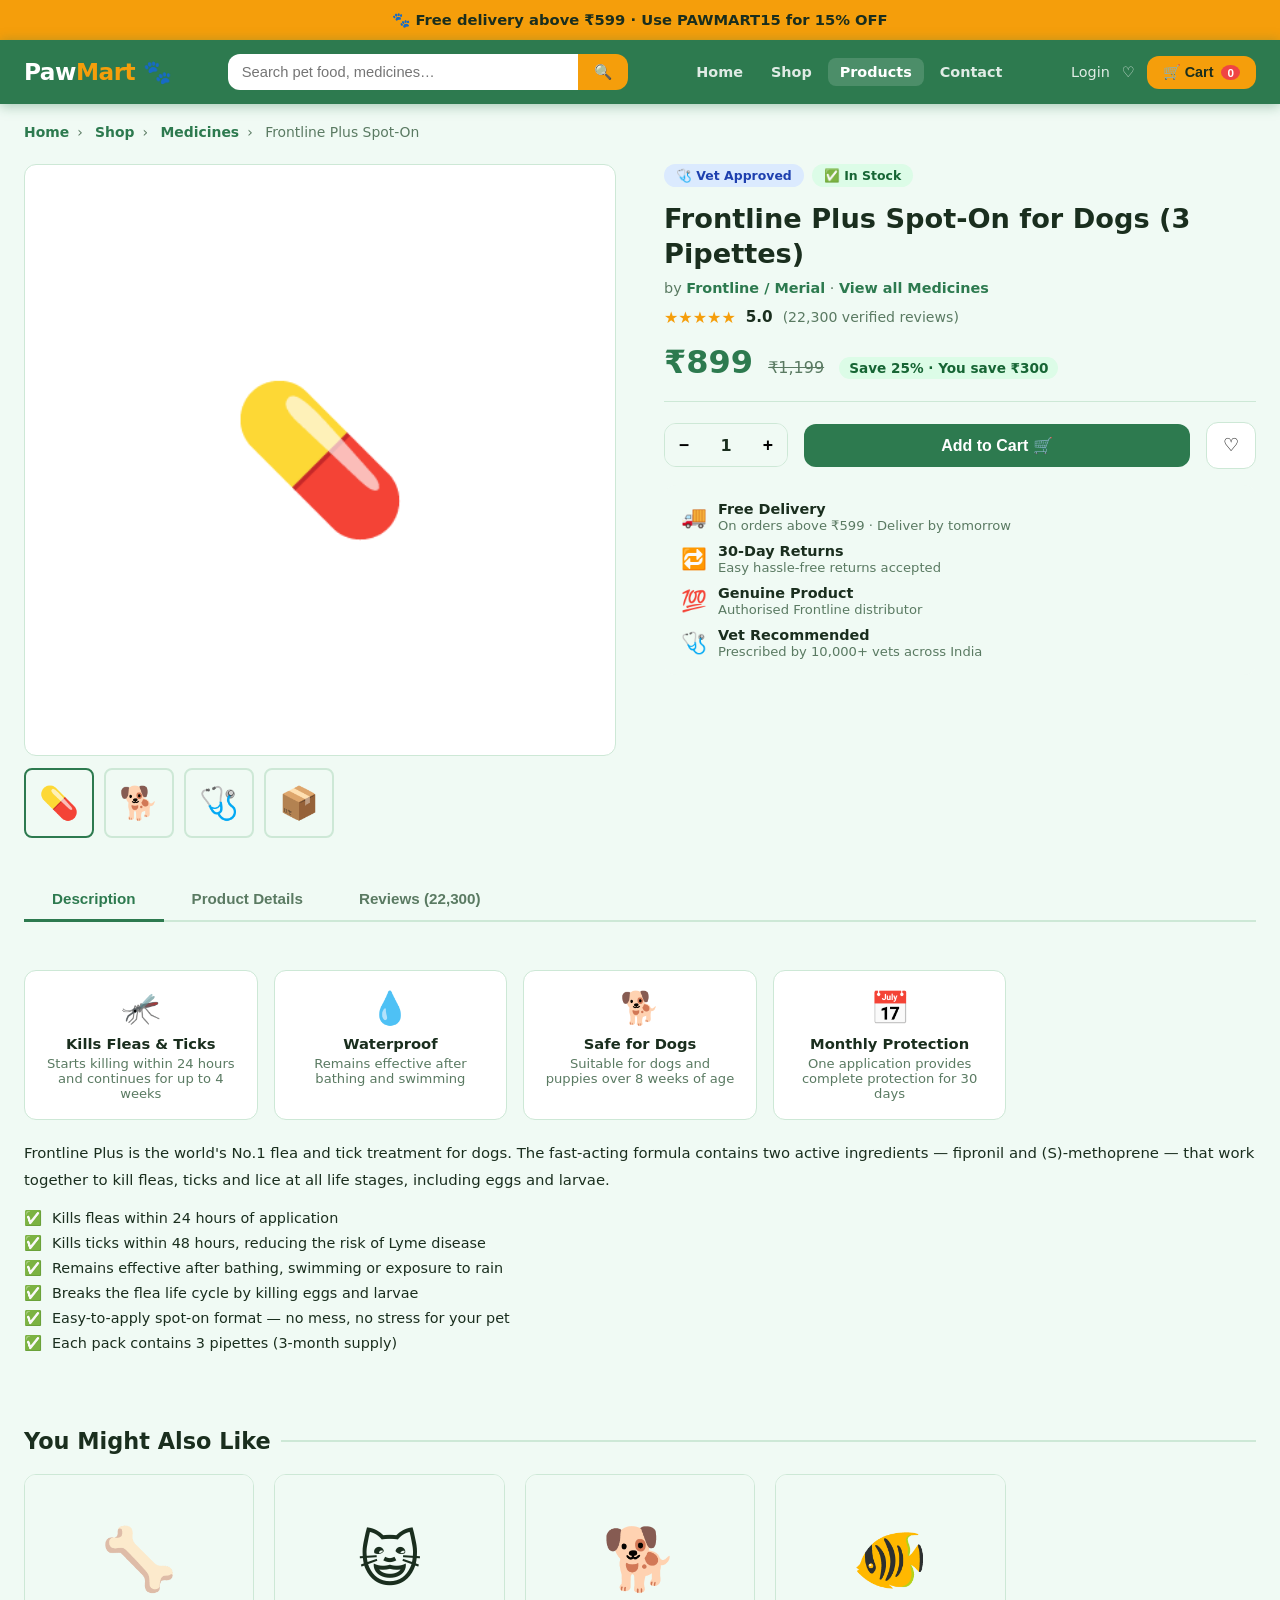
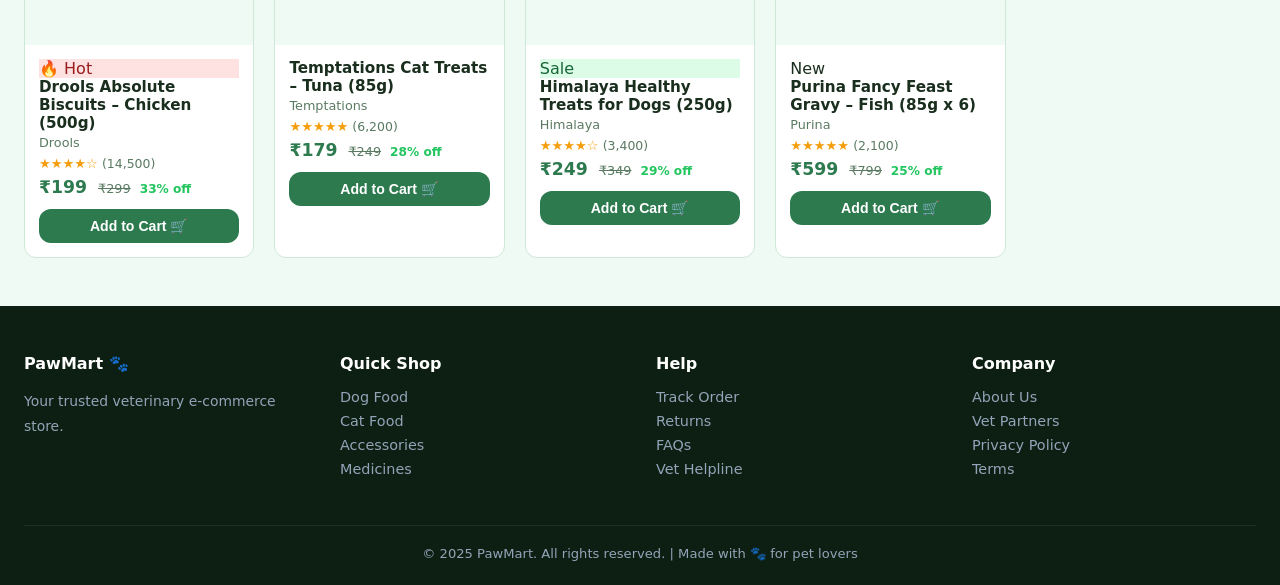
<file: product.html>
<!DOCTYPE html>
<html lang="en">
<head>
  <meta charset="UTF-8" />
  <meta name="viewport" content="width=device-width, initial-scale=1.0"/>
  <title>Product Detail – PawMart</title>
  <link rel="stylesheet" href="shared.css" />
  <style>
    .breadcrumb { max-width: 1280px; margin: 20px auto 0; padding: 0 24px; font-size: 0.87rem; color: var(--muted); }
    .breadcrumb a { color: var(--primary); text-decoration: none; font-weight: 600; }
    .breadcrumb span { margin: 0 8px; }

    /* ── PRODUCT DETAIL ── */
    .product-detail { max-width: 1280px; margin: 24px auto; padding: 0 24px; display: grid; grid-template-columns: 1fr 1fr; gap: 48px; align-items: start; }

    .product-gallery {}
    .main-img { width: 100%; aspect-ratio: 1; background: var(--white); border: 1px solid var(--border); border-radius: var(--radius); display: flex; align-items: center; justify-content: center; font-size: 9rem; }
    .thumb-row { display: flex; gap: 10px; margin-top: 12px; }
    .thumb { width: 70px; height: 70px; border: 2px solid var(--border); border-radius: 8px; display: flex; align-items: center; justify-content: center; font-size: 2rem; background: var(--bg); cursor: pointer; transition: border-color .2s; }
    .thumb:hover, .thumb.active { border-color: var(--primary); }

    .product-meta {}
    .meta-badges { display: flex; gap: 8px; flex-wrap: wrap; margin-bottom: 14px; }
    .meta-badge { padding: 4px 12px; border-radius: 999px; font-size: 0.78rem; font-weight: 700; }
    .badge-vet { background: #dbeafe; color: #1e40af; }
    .badge-sale { background: #dcfce7; color: #166534; }
    .badge-hot { background: #fee2e2; color: #991b1b; }
    .product-meta h1 { font-size: 1.7rem; font-weight: 900; line-height: 1.3; margin-bottom: 8px; }
    .meta-brand { font-size: 0.9rem; color: var(--muted); margin-bottom: 12px; }
    .meta-brand a { color: var(--primary); text-decoration: none; font-weight: 600; }
    .meta-rating { display: flex; align-items: center; gap: 10px; margin-bottom: 16px; }
    .rating-stars { color: var(--accent); font-size: 1rem; }
    .rating-count { font-size: 0.88rem; color: var(--muted); }
    .meta-price { margin-bottom: 20px; }
    .meta-price .price { font-size: 2rem; font-weight: 900; color: var(--primary); }
    .meta-price del { color: var(--muted); font-size: 1rem; margin-left: 10px; }
    .meta-price .save-tag { display: inline-block; background: #dcfce7; color: #166534; font-size: 0.85rem; font-weight: 700; padding: 3px 10px; border-radius: 999px; margin-left: 10px; }
    .meta-divider { height: 1px; background: var(--border); margin: 20px 0; }

    /* Quantity & Add-to-Cart */
    .qty-row { display: flex; align-items: center; gap: 16px; margin-bottom: 16px; }
    .qty-box { display: flex; align-items: center; border: 1px solid var(--border); border-radius: var(--radius); overflow: hidden; }
    .qty-box button { width: 38px; height: 42px; border: none; background: var(--bg); font-size: 1.1rem; font-weight: 700; cursor: pointer; transition: background .2s; }
    .qty-box button:hover { background: var(--primary); color: #fff; }
    .qty-box span { width: 46px; text-align: center; font-weight: 700; font-size: 1rem; }
    .btn-add-cart { flex: 1; padding: 12px 24px; background: var(--primary); color: #fff; border: none; border-radius: var(--radius); font-weight: 800; font-size: 1rem; cursor: pointer; transition: background .2s; }
    .btn-add-cart:hover { background: var(--primary-dark); }
    .btn-wishlist { padding: 12px 16px; border: 1px solid var(--border); background: var(--white); border-radius: var(--radius); font-size: 1.1rem; cursor: pointer; transition: all .2s; }
    .btn-wishlist:hover { border-color: var(--danger); color: var(--danger); }

    .delivery-box { background: var(--bg); border-radius: var(--radius); padding: 16px; display: flex; flex-direction: column; gap: 10px; }
    .delivery-row { display: flex; gap: 10px; align-items: center; font-size: 0.9rem; }
    .delivery-row .dicon { font-size: 1.3rem; width: 28px; text-align: center; }
    .delivery-row strong { display: block; font-size: 0.9rem; }
    .delivery-row span { font-size: 0.82rem; color: var(--muted); }

    /* ── TABS ── */
    .tabs-section { max-width: 1280px; margin: 40px auto 0; padding: 0 24px; }
    .tab-buttons { display: flex; gap: 0; border-bottom: 2px solid var(--border); }
    .tab-btn { padding: 12px 28px; border: none; background: none; font-weight: 700; font-size: 0.95rem; color: var(--muted); cursor: pointer; border-bottom: 3px solid transparent; margin-bottom: -2px; transition: all .2s; }
    .tab-btn.active, .tab-btn:hover { color: var(--primary); border-bottom-color: var(--primary); }
    .tab-panel { display: none; padding: 28px 0; }
    .tab-panel.active { display: block; }

    /* Description */
    .desc-highlights { display: grid; grid-template-columns: repeat(auto-fill, minmax(200px, 1fr)); gap: 16px; margin: 20px 0; }
    .highlight-card { background: var(--white); border: 1px solid var(--border); border-radius: var(--radius); padding: 18px; text-align: center; }
    .highlight-card .h-icon { font-size: 2rem; margin-bottom: 8px; }
    .highlight-card h4 { font-size: 0.92rem; font-weight: 700; margin-bottom: 4px; }
    .highlight-card p { font-size: 0.82rem; color: var(--muted); }
    .desc-text { font-size: 0.93rem; line-height: 1.8; color: var(--text); }
    .desc-list { list-style: none; display: flex; flex-direction: column; gap: 8px; margin-top: 16px; }
    .desc-list li { display: flex; gap: 10px; align-items: flex-start; font-size: 0.9rem; }
    .desc-list li::before { content: '✅'; flex-shrink: 0; }

    /* Reviews */
    .review-summary { display: flex; gap: 40px; align-items: center; padding: 24px; background: var(--white); border-radius: var(--radius); border: 1px solid var(--border); margin-bottom: 24px; flex-wrap: wrap; }
    .big-rating { font-size: 4rem; font-weight: 900; color: var(--primary); line-height: 1; }
    .rating-bars { flex: 1; min-width: 200px; display: flex; flex-direction: column; gap: 6px; }
    .rating-bar-row { display: flex; align-items: center; gap: 10px; font-size: 0.82rem; }
    .bar-fill { flex: 1; height: 8px; background: var(--border); border-radius: 999px; overflow: hidden; }
    .bar-fill-inner { height: 100%; background: var(--accent); border-radius: 999px; }
    .review-list { display: flex; flex-direction: column; gap: 20px; }
    .review-card { background: var(--white); border: 1px solid var(--border); border-radius: var(--radius); padding: 20px; }
    .review-header { display: flex; justify-content: space-between; align-items: flex-start; margin-bottom: 10px; flex-wrap: wrap; gap: 8px; }
    .reviewer-name { font-weight: 700; font-size: 0.95rem; }
    .review-date { font-size: 0.8rem; color: var(--muted); }
    .review-stars { color: var(--accent); font-size: 0.9rem; margin-bottom: 8px; }
    .review-text { font-size: 0.9rem; line-height: 1.7; color: var(--text); }
    .review-verified { font-size: 0.78rem; color: var(--success); font-weight: 700; margin-top: 8px; }

    /* ── RELATED PRODUCTS ── */
    .related-section { max-width: 1280px; margin: 48px auto; padding: 0 24px; }
    .product-grid { display: grid; grid-template-columns: repeat(auto-fill, minmax(220px, 1fr)); gap: 20px; margin-top: 20px; }
    .product-card { background: var(--white); border-radius: var(--radius); border: 1px solid var(--border); transition: transform .2s, box-shadow .2s; display: flex; flex-direction: column; overflow: hidden; }
    .product-card:hover { transform: translateY(-4px); box-shadow: 0 12px 32px rgba(0,0,0,.1); }
    .product-img { width: 100%; height: 170px; display: flex; align-items: center; justify-content: center; font-size: 3.8rem; background: var(--bg); }
    .product-info { padding: 14px; flex: 1; display: flex; flex-direction: column; }
    .product-name { font-weight: 700; font-size: 0.95rem; margin-bottom: 3px; }
    .product-brand { font-size: 0.8rem; color: var(--muted); margin-bottom: 6px; }
    .stars { color: var(--accent); font-size: 0.82rem; margin-bottom: 6px; }
    .product-price { font-size: 1.08rem; font-weight: 800; color: var(--primary); }
    .product-price del { color: var(--muted); font-size: 0.8rem; font-weight: 400; margin-left: 5px; }
    .discount-tag { color: var(--success); font-size: 0.76rem; font-weight: 700; margin-left: 3px; }
    .add-cart-btn { margin-top: 12px; padding: 9px; background: var(--primary); color: #fff; border: none; border-radius: var(--radius); font-weight: 700; cursor: pointer; font-size: 0.88rem; transition: background .2s; }
    .add-cart-btn:hover { background: var(--primary-dark); }
    .add-cart-btn.added { background: var(--success); }

    @media (max-width: 768px) {
      .product-detail { grid-template-columns: 1fr; gap: 24px; }
    }
  </style>
</head>
<body>

<div class="promo-strip">🐾 Free delivery above ₹599 · Use <strong>PAWMART15</strong> for 15% OFF</div>

<nav>
  <a href="index.html" class="nav-brand">Paw<span>Mart</span> 🐾</a>
  <div class="nav-search">
    <input type="text" placeholder="Search pet food, medicines…" />
    <button>🔍</button>
  </div>
  <div class="nav-links">
    <a href="index.html">Home</a>
    <a href="shop.html">Shop</a>
    <a href="product.html" class="active">Products</a>
    <a href="contact.html">Contact</a>
  </div>
  <div class="nav-actions">
    <a href="#">Login</a>
    <a href="#">♡</a>
    <button class="cart-btn" onclick="toggleCart()">🛒 Cart <span id="cart-count">0</span></button>
  </div>
</nav>

<!-- Breadcrumb -->
<div class="breadcrumb">
  <a href="index.html">Home</a><span>›</span>
  <a href="shop.html">Shop</a><span>›</span>
  <a href="shop.html?cat=medicine">Medicines</a><span>›</span>
  Frontline Plus Spot-On
</div>

<!-- Product Detail -->
<div class="product-detail">
  <div class="product-gallery">
    <div class="main-img" id="main-img">💊</div>
    <div class="thumb-row">
      <div class="thumb active" onclick="setImg('💊',this)">💊</div>
      <div class="thumb" onclick="setImg('🐕',this)">🐕</div>
      <div class="thumb" onclick="setImg('🩺',this)">🩺</div>
      <div class="thumb" onclick="setImg('📦',this)">📦</div>
    </div>
  </div>

  <div class="product-meta">
    <div class="meta-badges">
      <span class="meta-badge badge-vet">🩺 Vet Approved</span>
      <span class="meta-badge badge-sale">✅ In Stock</span>
    </div>
    <h1>Frontline Plus Spot-On for Dogs (3 Pipettes)</h1>
    <div class="meta-brand">by <a href="#">Frontline / Merial</a> · <a href="#">View all Medicines</a></div>
    <div class="meta-rating">
      <span class="rating-stars">★★★★★</span>
      <span style="font-weight:700;font-size:.95rem">5.0</span>
      <span class="rating-count">(22,300 verified reviews)</span>
    </div>
    <div class="meta-price">
      <span class="price">₹899</span>
      <del>₹1,199</del>
      <span class="save-tag">Save 25% · You save ₹300</span>
    </div>
    <div class="meta-divider"></div>

    <div class="qty-row">
      <div class="qty-box">
        <button onclick="changeDetailQty(-1)">−</button>
        <span id="detail-qty">1</span>
        <button onclick="changeDetailQty(1)">+</button>
      </div>
      <button class="btn-add-cart" onclick="addFeaturedToCart()">Add to Cart 🛒</button>
      <button class="btn-wishlist">♡</button>
    </div>

    <div class="delivery-box">
      <div class="delivery-row"><span class="dicon">🚚</span><div><strong>Free Delivery</strong><span>On orders above ₹599 · Deliver by tomorrow</span></div></div>
      <div class="delivery-row"><span class="dicon">🔁</span><div><strong>30-Day Returns</strong><span>Easy hassle-free returns accepted</span></div></div>
      <div class="delivery-row"><span class="dicon">💯</span><div><strong>Genuine Product</strong><span>Authorised Frontline distributor</span></div></div>
      <div class="delivery-row"><span class="dicon">🩺</span><div><strong>Vet Recommended</strong><span>Prescribed by 10,000+ vets across India</span></div></div>
    </div>
  </div>
</div>

<!-- Tabs -->
<div class="tabs-section">
  <div class="tab-buttons">
    <button class="tab-btn active" onclick="showTab('desc',this)">Description</button>
    <button class="tab-btn" onclick="showTab('details',this)">Product Details</button>
    <button class="tab-btn" onclick="showTab('reviews',this)">Reviews (22,300)</button>
  </div>

  <div class="tab-panel active" id="tab-desc">
    <div class="desc-highlights">
      <div class="highlight-card"><div class="h-icon">🦟</div><h4>Kills Fleas & Ticks</h4><p>Starts killing within 24 hours and continues for up to 4 weeks</p></div>
      <div class="highlight-card"><div class="h-icon">💧</div><h4>Waterproof</h4><p>Remains effective after bathing and swimming</p></div>
      <div class="highlight-card"><div class="h-icon">🐕</div><h4>Safe for Dogs</h4><p>Suitable for dogs and puppies over 8 weeks of age</p></div>
      <div class="highlight-card"><div class="h-icon">📅</div><h4>Monthly Protection</h4><p>One application provides complete protection for 30 days</p></div>
    </div>
    <p class="desc-text">Frontline Plus is the world's No.1 flea and tick treatment for dogs. The fast-acting formula contains two active ingredients — fipronil and (S)-methoprene — that work together to kill fleas, ticks and lice at all life stages, including eggs and larvae.</p>
    <ul class="desc-list">
      <li>Kills fleas within 24 hours of application</li>
      <li>Kills ticks within 48 hours, reducing the risk of Lyme disease</li>
      <li>Remains effective after bathing, swimming or exposure to rain</li>
      <li>Breaks the flea life cycle by killing eggs and larvae</li>
      <li>Easy-to-apply spot-on format — no mess, no stress for your pet</li>
      <li>Each pack contains 3 pipettes (3-month supply)</li>
    </ul>
  </div>

  <div class="tab-panel" id="tab-details">
    <table style="width:100%;border-collapse:collapse;font-size:.92rem">
      <tr style="background:var(--bg)"><td style="padding:12px 16px;border-bottom:1px solid var(--border);font-weight:700;width:200px">Brand</td><td style="padding:12px 16px;border-bottom:1px solid var(--border)">Frontline (Merial / Boehringer Ingelheim)</td></tr>
      <tr><td style="padding:12px 16px;border-bottom:1px solid var(--border);font-weight:700">Active Ingredients</td><td style="padding:12px 16px;border-bottom:1px solid var(--border)">Fipronil 9.8% + (S)-Methoprene 8.8%</td></tr>
      <tr style="background:var(--bg)"><td style="padding:12px 16px;border-bottom:1px solid var(--border);font-weight:700">Pack Size</td><td style="padding:12px 16px;border-bottom:1px solid var(--border)">3 Pipettes (3-month supply)</td></tr>
      <tr><td style="padding:12px 16px;border-bottom:1px solid var(--border);font-weight:700">Dog Weight</td><td style="padding:12px 16px;border-bottom:1px solid var(--border)">10–20 kg (Medium Dogs)</td></tr>
      <tr style="background:var(--bg)"><td style="padding:12px 16px;border-bottom:1px solid var(--border);font-weight:700">Protects Against</td><td style="padding:12px 16px;border-bottom:1px solid var(--border)">Fleas, Ticks, Lice, Flea Eggs & Larvae</td></tr>
      <tr><td style="padding:12px 16px;border-bottom:1px solid var(--border);font-weight:700">Duration</td><td style="padding:12px 16px;border-bottom:1px solid var(--border)">Up to 4 weeks per application</td></tr>
      <tr style="background:var(--bg)"><td style="padding:12px 16px;font-weight:700">Age Suitability</td><td style="padding:12px 16px">8+ weeks old</td></tr>
    </table>
  </div>

  <div class="tab-panel" id="tab-reviews">
    <div class="review-summary">
      <div style="text-align:center">
        <div class="big-rating">5.0</div>
        <div style="color:var(--accent);font-size:1.2rem;margin:6px 0">★★★★★</div>
        <div style="font-size:.82rem;color:var(--muted)">22,300 reviews</div>
      </div>
      <div class="rating-bars">
        <div class="rating-bar-row"><span>5★</span><div class="bar-fill"><div class="bar-fill-inner" style="width:82%"></div></div><span>82%</span></div>
        <div class="rating-bar-row"><span>4★</span><div class="bar-fill"><div class="bar-fill-inner" style="width:13%"></div></div><span>13%</span></div>
        <div class="rating-bar-row"><span>3★</span><div class="bar-fill"><div class="bar-fill-inner" style="width:3%"></div></div><span>3%</span></div>
        <div class="rating-bar-row"><span>2★</span><div class="bar-fill"><div class="bar-fill-inner" style="width:1%"></div></div><span>1%</span></div>
        <div class="rating-bar-row"><span>1★</span><div class="bar-fill"><div class="bar-fill-inner" style="width:1%"></div></div><span>1%</span></div>
      </div>
    </div>
    <div class="review-list">
      <div class="review-card">
        <div class="review-header"><div class="reviewer-name">Priya Sharma</div><div class="review-date">15 Jan 2025</div></div>
        <div class="review-stars">★★★★★</div>
        <div class="review-text">Absolutely the best flea treatment! My golden retriever Max had terrible flea issues and within 24 hours they were gone. Been using this for 2 years now and would never switch.</div>
        <div class="review-verified">✅ Verified Purchase</div>
      </div>
      <div class="review-card">
        <div class="review-header"><div class="reviewer-name">Arjun Nair</div><div class="review-date">8 Jan 2025</div></div>
        <div class="review-stars">★★★★★</div>
        <div class="review-text">My vet recommended Frontline Plus and I bought it from PawMart at a much better price. Easy to apply, no side effects and my dog Bruno stays tick-free all month. Very happy!</div>
        <div class="review-verified">✅ Verified Purchase</div>
      </div>
      <div class="review-card">
        <div class="review-header"><div class="reviewer-name">Sneha Kulkarni</div><div class="review-date">2 Jan 2025</div></div>
        <div class="review-stars">★★★★★</div>
        <div class="review-text">Genuine product, fast delivery. Used other brands before but Frontline Plus clearly outperforms them. The waterproof formula is a lifesaver as my dog loves bath time!</div>
        <div class="review-verified">✅ Verified Purchase</div>
      </div>
    </div>
  </div>
</div>

<!-- Related Products -->
<div class="related-section">
  <h2 class="section-title">You Might Also Like</h2>
  <div class="product-grid" id="related-grid"></div>
</div>

<!-- Footer -->
<footer>
  <div class="footer-grid">
    <div class="footer-col">
      <h4>PawMart 🐾</h4>
      <p style="font-size:.87rem;line-height:1.8;color:#94a3b8">Your trusted veterinary e-commerce store.</p>
    </div>
    <div class="footer-col">
      <h4>Quick Shop</h4>
      <a href="shop.html?cat=food">Dog Food</a>
      <a href="shop.html?cat=food">Cat Food</a>
      <a href="shop.html?cat=accessories">Accessories</a>
      <a href="shop.html?cat=medicine">Medicines</a>
    </div>
    <div class="footer-col">
      <h4>Help</h4>
      <a href="#">Track Order</a>
      <a href="#">Returns</a>
      <a href="contact.html">FAQs</a>
      <a href="contact.html">Vet Helpline</a>
    </div>
    <div class="footer-col">
      <h4>Company</h4>
      <a href="#">About Us</a>
      <a href="#">Vet Partners</a>
      <a href="#">Privacy Policy</a>
      <a href="#">Terms</a>
    </div>
  </div>
  <div class="footer-bottom">© 2025 PawMart. All rights reserved. | Made with 🐾 for pet lovers</div>
</footer>

<div class="cart-overlay" id="cart-overlay" onclick="toggleCart()"></div>
<div class="cart-panel" id="cart-panel">
  <div class="cart-header">
    <h2>🛒 Your Cart</h2>
    <button class="close-cart" onclick="toggleCart()">✕</button>
  </div>
  <div class="cart-items" id="cart-items">
    <div class="cart-empty"><div>🐾</div>Your cart is empty</div>
  </div>
  <div class="cart-summary" id="cart-summary" style="display:none">
    <div class="summary-row"><span>Subtotal</span><span id="subtotal">₹0</span></div>
    <div class="summary-row"><span>Shipping</span><span id="shipping">FREE</span></div>
    <div class="summary-row"><span>Discount (5%)</span><span id="discount" style="color:var(--success)">-₹0</span></div>
    <div class="summary-row total"><span>Total</span><span id="total">₹0</span></div>
    <button class="checkout-btn" onclick="checkout()">Proceed to Checkout →</button>
  </div>
</div>
<div class="toast" id="toast"></div>

<script src="shared.js"></script>
<script>
  let detailQty = 1;
  function changeDetailQty(d) {
    detailQty = Math.max(1, detailQty + d);
    document.getElementById('detail-qty').textContent = detailQty;
  }
  function addFeaturedToCart() {
    const p = products.find(x => x.id === 21); // Frontline Plus
    for (let i = 0; i < detailQty; i++) {
      const existing = cart.find(c => c.id === p.id);
      if (existing) existing.qty++;
      else cart.push({ ...p, qty: 1 });
    }
    updateCartUI();
    showToast(`🐾 "${p.name}" (x${detailQty}) added to cart!`);
  }
  function setImg(icon, el) {
    document.getElementById('main-img').textContent = icon;
    document.querySelectorAll('.thumb').forEach(t => t.classList.remove('active'));
    el.classList.add('active');
  }
  function showTab(id, btn) {
    document.querySelectorAll('.tab-panel').forEach(p => p.classList.remove('active'));
    document.querySelectorAll('.tab-btn').forEach(b => b.classList.remove('active'));
    document.getElementById('tab-'+id).classList.add('active');
    btn.classList.add('active');
  }
  // Show related products (medicines + accessories)
  const related = products.filter(p => (p.cat === 'medicine' || p.cat === 'treats') && p.id !== 21).slice(0, 4);
  renderProducts(related, 'related-grid');
</script>
</body>
</html>
</file>
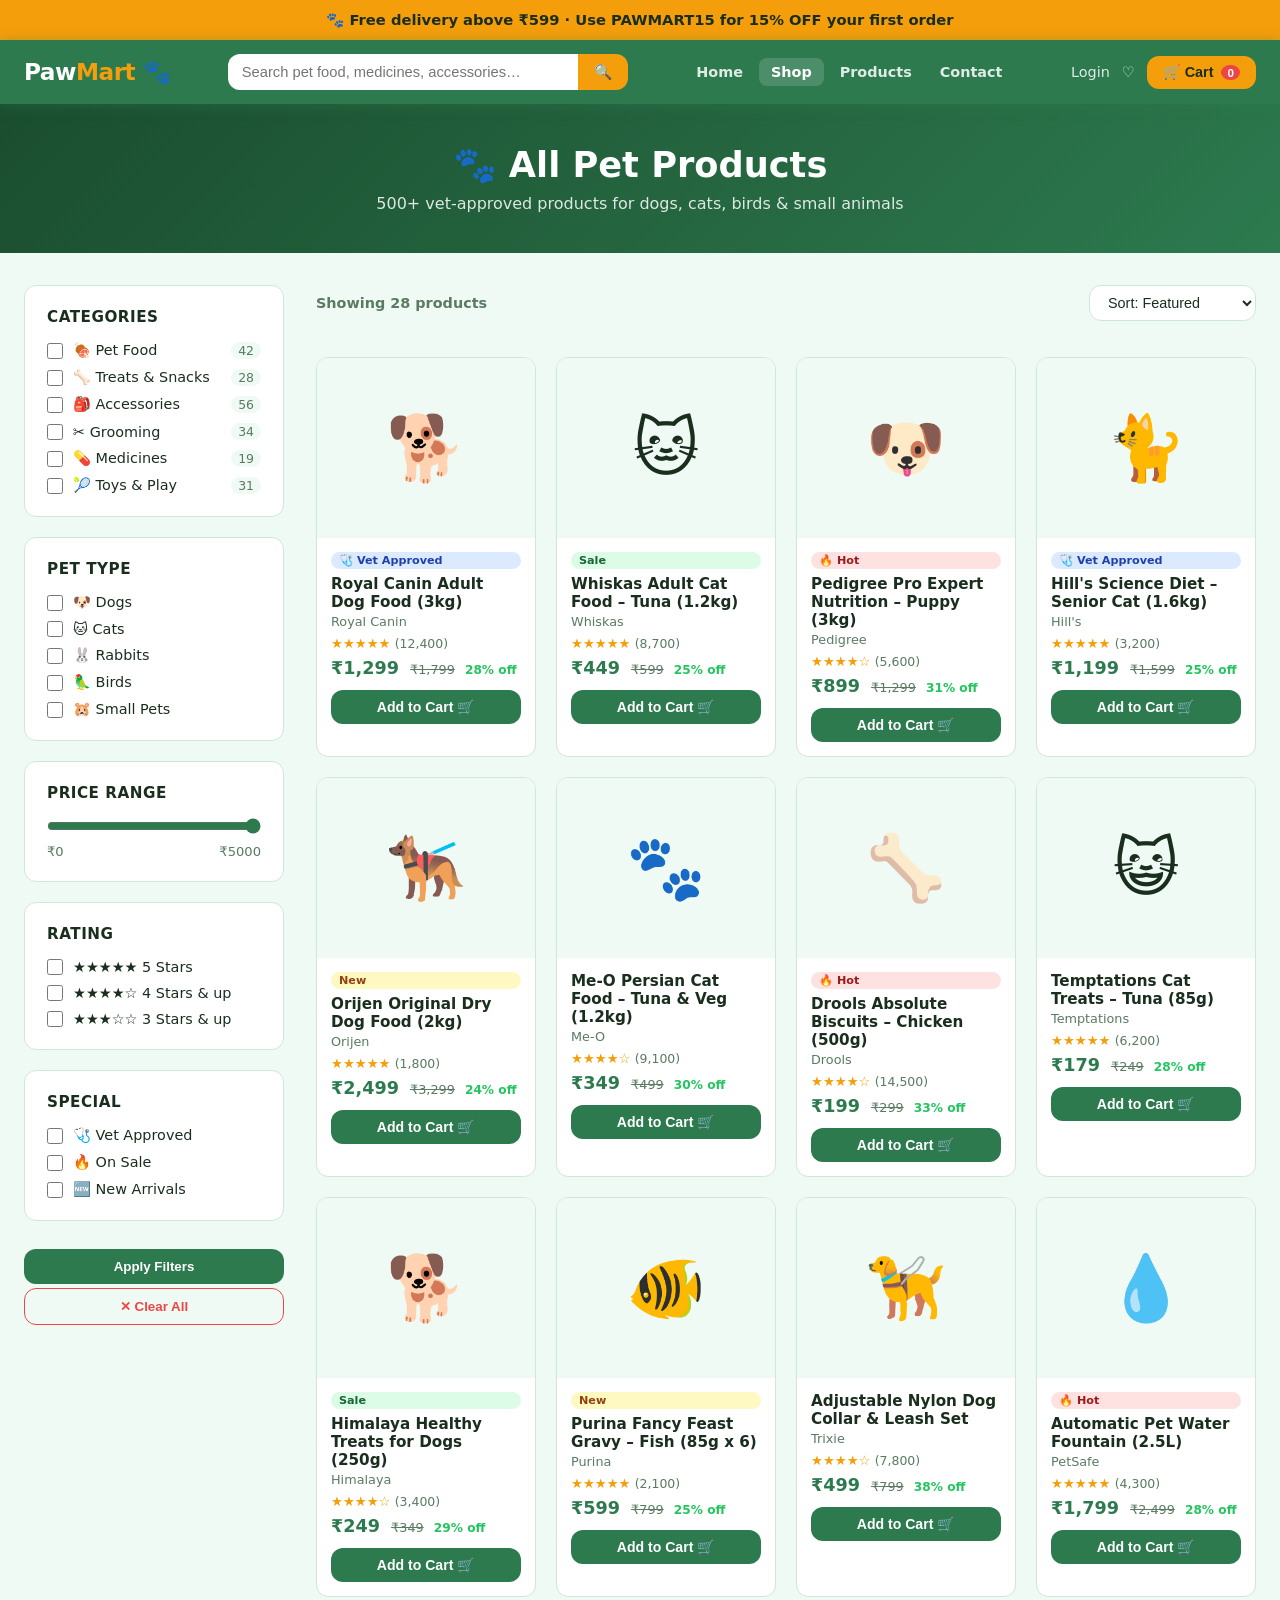
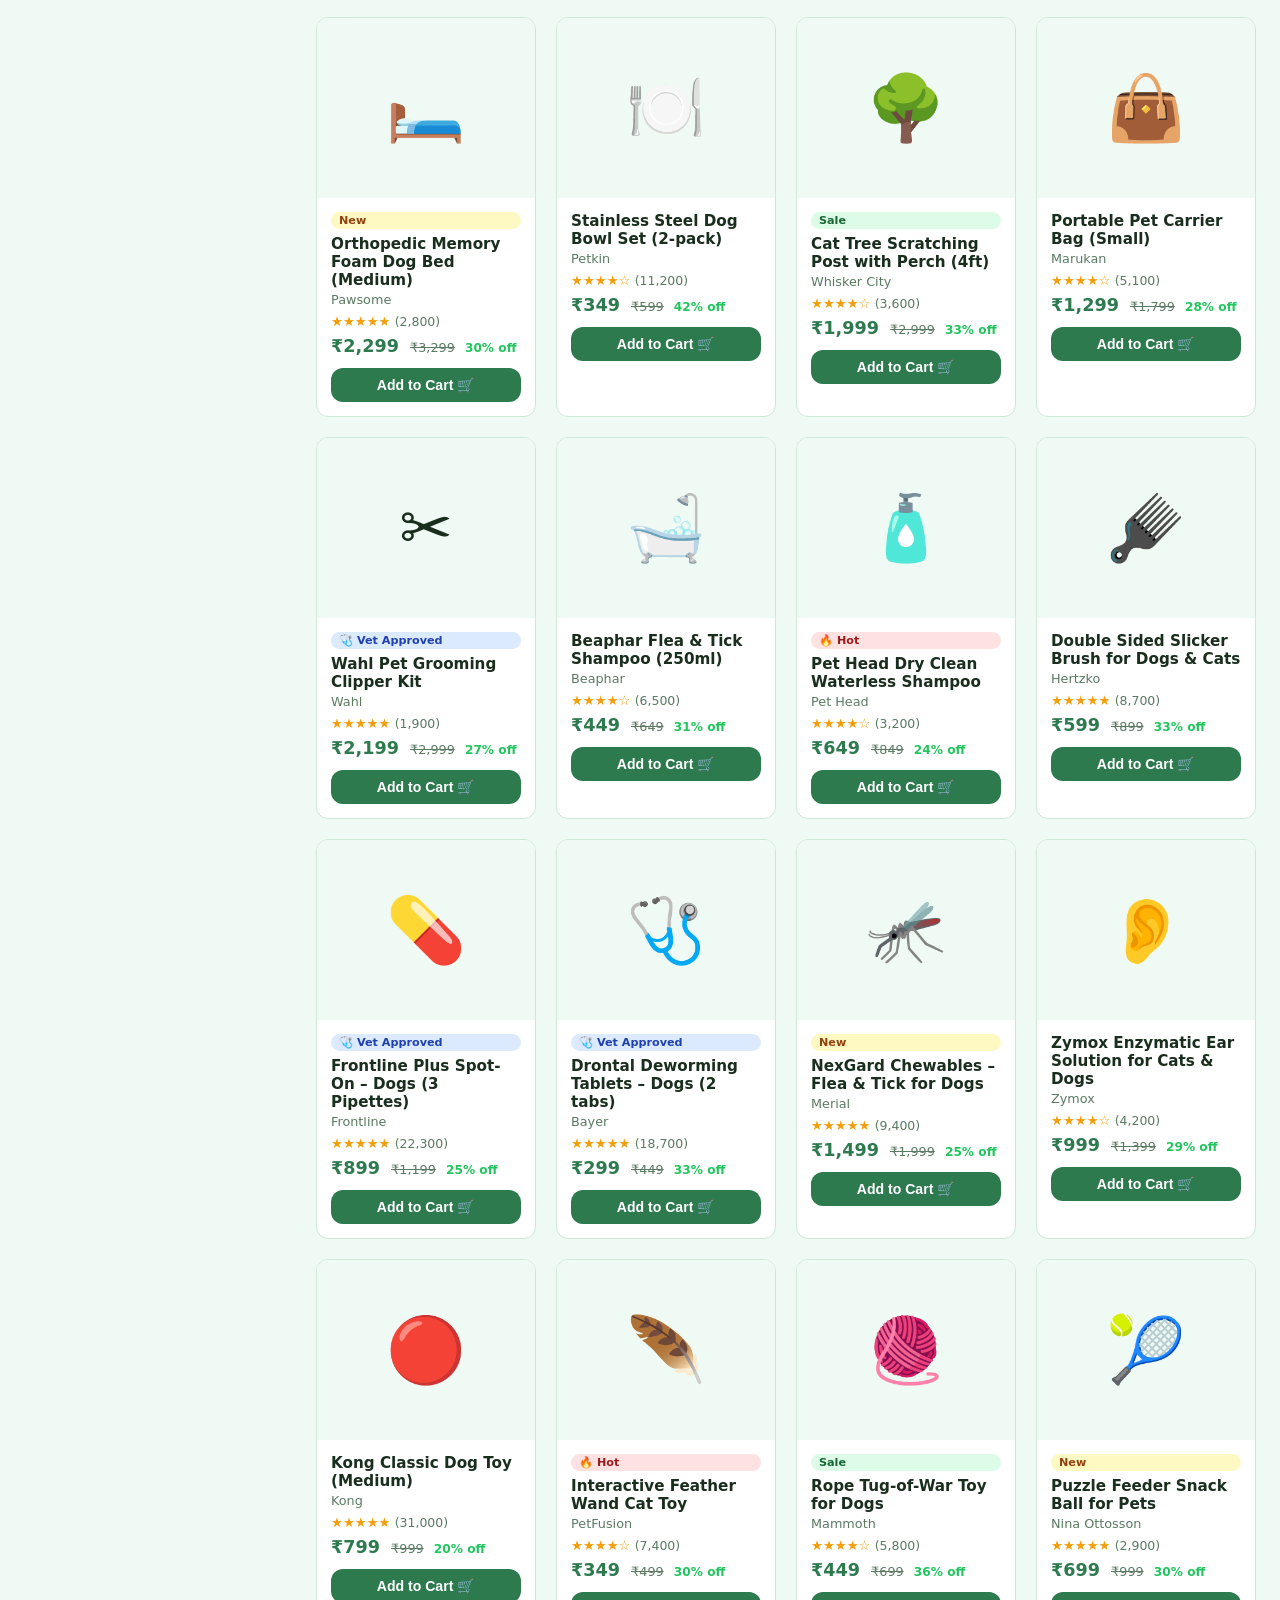
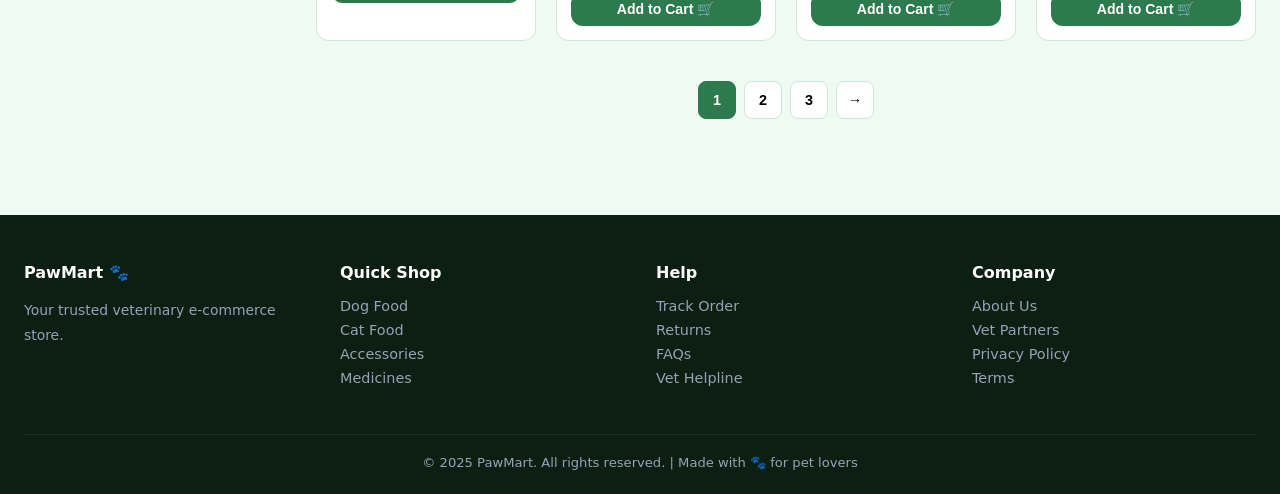
<file: shop.html>
<!DOCTYPE html>
<html lang="en">
<head>
  <meta charset="UTF-8" />
  <meta name="viewport" content="width=device-width, initial-scale=1.0"/>
  <title>Shop – PawMart Veterinary Store</title>
  <link rel="stylesheet" href="shared.css" />
  <style>
    .page-header {
      background: linear-gradient(135deg, #1a4d2e, #2d7a4f);
      color: #fff; padding: 40px 24px; text-align: center;
    }
    .page-header h1 { font-size: 2.2rem; font-weight: 900; margin-bottom: 8px; }
    .page-header p { opacity: .85; font-size: 1rem; }

    .shop-layout { max-width: 1280px; margin: 0 auto; padding: 32px 24px; display: grid; grid-template-columns: 260px 1fr; gap: 32px; }

    /* ── SIDEBAR ── */
    .sidebar { position: sticky; top: 80px; align-self: start; }
    .sidebar-box { background: var(--white); border: 1px solid var(--border); border-radius: var(--radius); padding: 22px; margin-bottom: 20px; }
    .sidebar-box h3 { font-size: 0.95rem; font-weight: 800; margin-bottom: 16px; color: var(--text); text-transform: uppercase; letter-spacing: .5px; }
    .filter-list { list-style: none; display: flex; flex-direction: column; gap: 10px; }
    .filter-list li label { display: flex; align-items: center; gap: 10px; font-size: 0.9rem; cursor: pointer; font-weight: 500; }
    .filter-list li input[type=checkbox] { accent-color: var(--primary); width: 16px; height: 16px; cursor: pointer; }
    .filter-count { margin-left: auto; font-size: 0.78rem; color: var(--muted); background: var(--bg); padding: 1px 7px; border-radius: 999px; }
    .price-range { width: 100%; accent-color: var(--primary); }
    .price-labels { display: flex; justify-content: space-between; font-size: 0.82rem; color: var(--muted); margin-top: 6px; }
    .sidebar-btn { width: 100%; padding: 10px; background: var(--primary); color: #fff; border: none; border-radius: var(--radius); font-weight: 700; cursor: pointer; margin-top: 8px; }
    .sidebar-btn:hover { background: var(--primary-dark); }
    .sidebar-btn.clear { background: transparent; color: var(--danger); border: 1px solid var(--danger); margin-top: 4px; }

    /* ── MAIN CONTENT ── */
    .shop-main {}
    .shop-toolbar {
      display: flex; justify-content: space-between; align-items: center;
      margin-bottom: 20px; flex-wrap: wrap; gap: 12px;
    }
    .result-count { font-size: 0.9rem; color: var(--muted); font-weight: 600; }
    .sort-select {
      padding: 8px 14px; border: 1px solid var(--border); border-radius: var(--radius);
      background: var(--white); font-size: 0.9rem; color: var(--text); cursor: pointer; outline: none;
    }
    .product-grid { display: grid; grid-template-columns: repeat(auto-fill, minmax(220px, 1fr)); gap: 20px; }
    .product-card { background: var(--white); border-radius: var(--radius); border: 1px solid var(--border); transition: transform .2s, box-shadow .2s; display: flex; flex-direction: column; overflow: hidden; }
    .product-card:hover { transform: translateY(-4px); box-shadow: 0 12px 32px rgba(0,0,0,.1); }
    .product-img { width: 100%; height: 180px; display: flex; align-items: center; justify-content: center; font-size: 4rem; background: var(--bg); }
    .product-info { padding: 14px; flex: 1; display: flex; flex-direction: column; }
    .product-badge { display: inline-block; font-size: 0.7rem; font-weight: 700; padding: 2px 8px; border-radius: 999px; margin-bottom: 6px; }
    .badge-vet { background: #dbeafe; color: #1e40af; }
    .badge-hot { background: #fee2e2; color: #991b1b; }
    .badge-sale { background: #dcfce7; color: #166534; }
    .badge-new { background: #fef9c3; color: #92400e; }
    .product-name { font-weight: 700; font-size: 0.95rem; margin-bottom: 3px; }
    .product-brand { font-size: 0.8rem; color: var(--muted); margin-bottom: 7px; }
    .stars { color: var(--accent); font-size: 0.83rem; margin-bottom: 7px; }
    .product-price { font-size: 1.1rem; font-weight: 800; color: var(--primary); }
    .product-price del { color: var(--muted); font-size: 0.8rem; font-weight: 400; margin-left: 5px; }
    .discount-tag { color: var(--success); font-size: 0.76rem; font-weight: 700; margin-left: 4px; }
    .add-cart-btn { margin-top: 12px; padding: 9px; background: var(--primary); color: #fff; border: none; border-radius: var(--radius); font-weight: 700; cursor: pointer; font-size: 0.88rem; transition: background .2s; }
    .add-cart-btn:hover { background: var(--primary-dark); }
    .add-cart-btn.added { background: var(--success); }

    /* ── ACTIVE FILTER CHIPS ── */
    .active-filters { display: flex; gap: 8px; flex-wrap: wrap; margin-bottom: 16px; }
    .filter-chip { background: #dcfce7; color: #166534; border: none; padding: 4px 12px; border-radius: 999px; font-size: 0.82rem; font-weight: 600; cursor: pointer; display: flex; align-items: center; gap: 6px; }
    .filter-chip span { font-weight: 800; }

    /* ── PAGINATION ── */
    .pagination { display: flex; justify-content: center; gap: 8px; margin-top: 40px; margin-bottom: 16px; }
    .page-btn { width: 38px; height: 38px; border-radius: 8px; border: 1px solid var(--border); background: var(--white); cursor: pointer; font-weight: 700; font-size: 0.9rem; transition: all .2s; }
    .page-btn:hover, .page-btn.active { background: var(--primary); color: #fff; border-color: var(--primary); }

    @media (max-width: 900px) {
      .shop-layout { grid-template-columns: 1fr; }
      .sidebar { position: static; }
    }
  </style>
</head>
<body>

<div class="promo-strip">🐾 Free delivery above ₹599 · Use <strong>PAWMART15</strong> for 15% OFF your first order</div>

<nav>
  <a href="index.html" class="nav-brand">Paw<span>Mart</span> 🐾</a>
  <div class="nav-search">
    <input type="text" id="searchInput" placeholder="Search pet food, medicines, accessories…" oninput="applyFilter()" />
    <button onclick="applyFilter()">🔍</button>
  </div>
  <div class="nav-links">
    <a href="index.html">Home</a>
    <a href="shop.html" class="active">Shop</a>
    <a href="product.html">Products</a>
    <a href="contact.html">Contact</a>
  </div>
  <div class="nav-actions">
    <a href="#">Login</a>
    <a href="#">♡</a>
    <button class="cart-btn" onclick="toggleCart()">🛒 Cart <span id="cart-count">0</span></button>
  </div>
</nav>

<div class="page-header">
  <h1>🐾 All Pet Products</h1>
  <p>500+ vet-approved products for dogs, cats, birds & small animals</p>
</div>

<div class="shop-layout">
  <!-- Sidebar Filters -->
  <aside class="sidebar">
    <div class="sidebar-box">
      <h3>Categories</h3>
      <ul class="filter-list" id="cat-filters">
        <li><label><input type="checkbox" value="food" onchange="applyFilter()"> 🍖 Pet Food <span class="filter-count">42</span></label></li>
        <li><label><input type="checkbox" value="treats" onchange="applyFilter()"> 🦴 Treats & Snacks <span class="filter-count">28</span></label></li>
        <li><label><input type="checkbox" value="accessories" onchange="applyFilter()"> 🎒 Accessories <span class="filter-count">56</span></label></li>
        <li><label><input type="checkbox" value="grooming" onchange="applyFilter()"> ✂️ Grooming <span class="filter-count">34</span></label></li>
        <li><label><input type="checkbox" value="medicine" onchange="applyFilter()"> 💊 Medicines <span class="filter-count">19</span></label></li>
        <li><label><input type="checkbox" value="toys" onchange="applyFilter()"> 🎾 Toys & Play <span class="filter-count">31</span></label></li>
      </ul>
    </div>

    <div class="sidebar-box">
      <h3>Pet Type</h3>
      <ul class="filter-list">
        <li><label><input type="checkbox"> 🐶 Dogs</label></li>
        <li><label><input type="checkbox"> 🐱 Cats</label></li>
        <li><label><input type="checkbox"> 🐰 Rabbits</label></li>
        <li><label><input type="checkbox"> 🦜 Birds</label></li>
        <li><label><input type="checkbox"> 🐹 Small Pets</label></li>
      </ul>
    </div>

    <div class="sidebar-box">
      <h3>Price Range</h3>
      <input type="range" min="0" max="5000" value="5000" id="priceRange" class="price-range" oninput="document.getElementById('priceVal').textContent='₹'+this.value; applyFilter()" />
      <div class="price-labels"><span>₹0</span><span id="priceVal">₹5000</span></div>
    </div>

    <div class="sidebar-box">
      <h3>Rating</h3>
      <ul class="filter-list">
        <li><label><input type="checkbox"> ★★★★★ 5 Stars</label></li>
        <li><label><input type="checkbox"> ★★★★☆ 4 Stars & up</label></li>
        <li><label><input type="checkbox"> ★★★☆☆ 3 Stars & up</label></li>
      </ul>
    </div>

    <div class="sidebar-box">
      <h3>Special</h3>
      <ul class="filter-list">
        <li><label><input type="checkbox" value="vet" id="vetFilter" onchange="applyFilter()"> 🩺 Vet Approved</label></li>
        <li><label><input type="checkbox"> 🔥 On Sale</label></li>
        <li><label><input type="checkbox"> 🆕 New Arrivals</label></li>
      </ul>
    </div>

    <button class="sidebar-btn" onclick="applyFilter()">Apply Filters</button>
    <button class="sidebar-btn clear" onclick="clearFilters()">✕ Clear All</button>
  </aside>

  <!-- Main Products -->
  <main class="shop-main">
    <div class="shop-toolbar">
      <span class="result-count" id="result-count">Showing all products</span>
      <select class="sort-select" id="sortSelect" onchange="applyFilter()">
        <option value="default">Sort: Featured</option>
        <option value="price-asc">Price: Low to High</option>
        <option value="price-desc">Price: High to Low</option>
        <option value="rating">Top Rated</option>
        <option value="discount">Biggest Discount</option>
      </select>
    </div>

    <div class="active-filters" id="active-filters"></div>
    <div class="product-grid" id="product-grid"></div>

    <div class="pagination">
      <button class="page-btn active">1</button>
      <button class="page-btn">2</button>
      <button class="page-btn">3</button>
      <button class="page-btn">→</button>
    </div>
  </main>
</div>

<!-- Footer -->
<footer>
  <div class="footer-grid">
    <div class="footer-col">
      <h4>PawMart 🐾</h4>
      <p style="font-size:.87rem;line-height:1.8;color:#94a3b8">Your trusted veterinary e-commerce store.</p>
    </div>
    <div class="footer-col">
      <h4>Quick Shop</h4>
      <a href="shop.html?cat=food">Dog Food</a>
      <a href="shop.html?cat=food">Cat Food</a>
      <a href="shop.html?cat=accessories">Accessories</a>
      <a href="shop.html?cat=medicine">Medicines</a>
    </div>
    <div class="footer-col">
      <h4>Help</h4>
      <a href="#">Track Order</a>
      <a href="#">Returns</a>
      <a href="contact.html">FAQs</a>
      <a href="contact.html">Vet Helpline</a>
    </div>
    <div class="footer-col">
      <h4>Company</h4>
      <a href="#">About Us</a>
      <a href="#">Vet Partners</a>
      <a href="#">Privacy Policy</a>
      <a href="#">Terms</a>
    </div>
  </div>
  <div class="footer-bottom">© 2025 PawMart. All rights reserved. | Made with 🐾 for pet lovers</div>
</footer>

<div class="cart-overlay" id="cart-overlay" onclick="toggleCart()"></div>
<div class="cart-panel" id="cart-panel">
  <div class="cart-header">
    <h2>🛒 Your Cart</h2>
    <button class="close-cart" onclick="toggleCart()">✕</button>
  </div>
  <div class="cart-items" id="cart-items">
    <div class="cart-empty"><div>🐾</div>Your cart is empty</div>
  </div>
  <div class="cart-summary" id="cart-summary" style="display:none">
    <div class="summary-row"><span>Subtotal</span><span id="subtotal">₹0</span></div>
    <div class="summary-row"><span>Shipping</span><span id="shipping">FREE</span></div>
    <div class="summary-row"><span>Discount (5%)</span><span id="discount" style="color:var(--success)">-₹0</span></div>
    <div class="summary-row total"><span>Total</span><span id="total">₹0</span></div>
    <button class="checkout-btn" onclick="checkout()">Proceed to Checkout →</button>
  </div>
</div>
<div class="toast" id="toast"></div>

<script src="shared.js"></script>
<script>
  function applyFilter() {
    const q = (document.getElementById('searchInput').value || '').toLowerCase();
    const checkedCats = [...document.querySelectorAll('#cat-filters input:checked')].map(i => i.value);
    const maxPrice = parseInt(document.getElementById('priceRange').value);
    const vetOnly = document.getElementById('vetFilter').checked;
    const sortVal = document.getElementById('sortSelect').value;

    let list = [...products];
    if (checkedCats.length) list = list.filter(p => checkedCats.includes(p.cat));
    if (q) list = list.filter(p => p.name.toLowerCase().includes(q) || p.brand.toLowerCase().includes(q));
    list = list.filter(p => p.price <= maxPrice);
    if (vetOnly) list = list.filter(p => (p.badge||'').toLowerCase() === 'vet');

    if (sortVal === 'price-asc') list.sort((a,b) => a.price - b.price);
    else if (sortVal === 'price-desc') list.sort((a,b) => b.price - a.price);
    else if (sortVal === 'rating') list.sort((a,b) => b.rating - a.rating);
    else if (sortVal === 'discount') list.sort((a,b) => (b.mrp-b.price)/b.mrp - (a.mrp-a.price)/a.mrp);

    document.getElementById('result-count').textContent = `Showing ${list.length} product${list.length !== 1 ? 's' : ''}`;
    renderProducts(list, 'product-grid');
  }

  function clearFilters() {
    document.querySelectorAll('.sidebar input[type=checkbox]').forEach(i => i.checked = false);
    document.getElementById('priceRange').value = 5000;
    document.getElementById('priceVal').textContent = '₹5000';
    document.getElementById('searchInput').value = '';
    document.getElementById('sortSelect').value = 'default';
    applyFilter();
  }

  // Read URL param for category pre-selection
  const urlCat = new URLSearchParams(window.location.search).get('cat');
  if (urlCat) {
    const cb = document.querySelector(`#cat-filters input[value="${urlCat}"]`);
    if (cb) cb.checked = true;
  }
  applyFilter();
</script>
</body>
</html>
</file>
<file: shared.css>
/* ── shared.css — PawMart Veterinary Store ── */
*, *::before, *::after { box-sizing: border-box; margin: 0; padding: 0; }

:root {
  --primary: #2d7a4f;
  --primary-dark: #1e5c3a;
  --accent: #f59e0b;
  --bg: #f0faf4;
  --white: #ffffff;
  --text: #1a2e1e;
  --muted: #5a7a62;
  --border: #cde8d6;
  --danger: #ef4444;
  --success: #22c55e;
  --radius: 12px;
}

body {
  font-family: -apple-system, "Segoe UI", system-ui, sans-serif;
  background: var(--bg);
  color: var(--text);
}

/* ── PROMO STRIP ── */
.promo-strip {
  background: var(--accent);
  color: var(--text);
  text-align: center;
  padding: 11px 24px;
  font-weight: 700;
  font-size: 0.92rem;
}

/* ── NAVBAR ── */
nav {
  background: var(--primary);
  color: var(--white);
  padding: 0 24px;
  height: 64px;
  display: flex;
  align-items: center;
  justify-content: space-between;
  position: sticky;
  top: 0;
  z-index: 100;
  box-shadow: 0 2px 12px rgba(45,122,79,.4);
  gap: 16px;
}
.nav-brand {
  font-size: 1.45rem;
  font-weight: 800;
  letter-spacing: -0.5px;
  color: #fff;
  text-decoration: none;
  white-space: nowrap;
}
.nav-brand span { color: var(--accent); }
.nav-search {
  flex: 1;
  max-width: 400px;
  display: flex;
}
.nav-search input {
  flex: 1;
  padding: 9px 14px;
  border: none;
  border-radius: var(--radius) 0 0 var(--radius);
  font-size: 0.92rem;
  outline: none;
}
.nav-search button {
  padding: 9px 16px;
  background: var(--accent);
  border: none;
  border-radius: 0 var(--radius) var(--radius) 0;
  cursor: pointer;
  font-weight: 700;
  color: var(--text);
  font-size: 0.92rem;
}
.nav-links {
  display: flex;
  gap: 4px;
}
.nav-links a {
  color: rgba(255,255,255,.85);
  text-decoration: none;
  font-size: 0.9rem;
  font-weight: 600;
  padding: 6px 12px;
  border-radius: 8px;
  transition: all .2s;
  white-space: nowrap;
}
.nav-links a:hover, .nav-links a.active {
  background: rgba(255,255,255,.15);
  color: #fff;
}
.nav-actions {
  display: flex;
  gap: 12px;
  align-items: center;
}
.nav-actions a {
  color: rgba(255,255,255,.85);
  text-decoration: none;
  font-size: 0.9rem;
}
.cart-btn {
  background: var(--accent);
  color: var(--text) !important;
  padding: 8px 16px;
  border-radius: var(--radius);
  font-weight: 700;
  font-size: 0.9rem;
  cursor: pointer;
  border: none;
  white-space: nowrap;
}
#cart-count {
  background: var(--danger);
  color: #fff;
  border-radius: 50%;
  padding: 1px 6px;
  font-size: 0.73rem;
  font-weight: 800;
  margin-left: 4px;
}

/* ── SECTION TITLE ── */
.section-title {
  font-size: 1.4rem;
  font-weight: 800;
  display: flex;
  align-items: center;
  gap: 10px;
}
.section-title::after {
  content: '';
  flex: 1;
  height: 2px;
  background: var(--border);
}

/* ── CART SIDEBAR ── */
.cart-overlay {
  display: none;
  position: fixed;
  inset: 0;
  background: rgba(0,0,0,.45);
  z-index: 200;
}
.cart-overlay.open { display: block; }
.cart-panel {
  position: fixed;
  top: 0; right: -440px;
  width: 420px;
  height: 100%;
  background: var(--white);
  z-index: 201;
  padding: 24px;
  overflow-y: auto;
  transition: right .3s ease;
  display: flex;
  flex-direction: column;
}
.cart-panel.open { right: 0; }
.cart-header { display: flex; justify-content: space-between; align-items: center; margin-bottom: 24px; }
.cart-header h2 { font-size: 1.2rem; font-weight: 800; }
.close-cart {
  background: var(--bg);
  border: none;
  width: 34px; height: 34px;
  border-radius: 50%;
  font-size: 1.05rem;
  cursor: pointer;
  font-weight: 800;
}
.cart-items { flex: 1; }
.cart-item {
  display: flex;
  gap: 14px;
  padding: 14px 0;
  border-bottom: 1px solid var(--border);
  align-items: center;
}
.cart-item-icon { font-size: 2.2rem; width: 52px; text-align: center; }
.cart-item-info { flex: 1; }
.cart-item-name { font-weight: 700; font-size: 0.9rem; }
.cart-item-price { color: var(--primary); font-weight: 700; margin-top: 4px; font-size: 0.95rem; }
.cart-item-qty { display: flex; align-items: center; gap: 8px; margin-top: 8px; }
.qty-btn {
  background: var(--bg);
  border: 1px solid var(--border);
  width: 26px; height: 26px;
  border-radius: 6px;
  cursor: pointer;
  font-weight: 700;
}
.qty-btn:hover { background: var(--primary); color: #fff; border-color: var(--primary); }
.remove-item { color: var(--danger); cursor: pointer; font-size: 0.8rem; margin-top: 4px; font-weight: 600; }
.cart-empty { text-align: center; padding: 60px 0; color: var(--muted); }
.cart-empty div { font-size: 3.5rem; margin-bottom: 12px; }
.cart-summary {
  border-top: 2px solid var(--border);
  padding-top: 20px;
  margin-top: 16px;
}
.summary-row { display: flex; justify-content: space-between; margin-bottom: 10px; font-size: 0.93rem; }
.summary-row.total { font-weight: 800; font-size: 1.08rem; }
.checkout-btn {
  width: 100%;
  padding: 13px;
  background: var(--primary);
  color: #fff;
  border: none;
  border-radius: var(--radius);
  font-weight: 800;
  font-size: 0.97rem;
  cursor: pointer;
  margin-top: 16px;
  transition: background .2s;
}
.checkout-btn:hover { background: var(--primary-dark); }

/* ── TOAST ── */
.toast {
  position: fixed;
  bottom: 32px; right: 32px;
  background: #1a2e1e;
  color: #fff;
  padding: 14px 24px;
  border-radius: var(--radius);
  font-weight: 600;
  font-size: 0.9rem;
  z-index: 500;
  opacity: 0;
  transform: translateY(16px);
  transition: all .3s;
  pointer-events: none;
  max-width: 320px;
}
.toast.show { opacity: 1; transform: translateY(0); }

/* ── FOOTER ── */
footer {
  background: #0d1f12;
  color: #94a3b8;
  padding: 48px 24px 24px;
  margin-top: 48px;
}
.footer-grid {
  max-width: 1280px;
  margin: 0 auto;
  display: grid;
  grid-template-columns: repeat(auto-fit, minmax(180px, 1fr));
  gap: 32px;
  margin-bottom: 40px;
}
.footer-col h4 { color: #fff; font-size: 1rem; margin-bottom: 16px; }
.footer-col a {
  display: block;
  color: #94a3b8;
  text-decoration: none;
  font-size: 0.9rem;
  margin-bottom: 8px;
}
.footer-col a:hover { color: #fff; }
.footer-bottom {
  text-align: center;
  font-size: 0.82rem;
  border-top: 1px solid #1e2f22;
  padding-top: 20px;
}

/* ── RESPONSIVE ── */
@media (max-width: 900px) {
  .nav-links { display: none; }
}
@media (max-width: 600px) {
  nav { padding: 0 14px; }
  .nav-search { display: none; }
  .cart-panel { width: 100%; right: -100%; }
}
</file>
